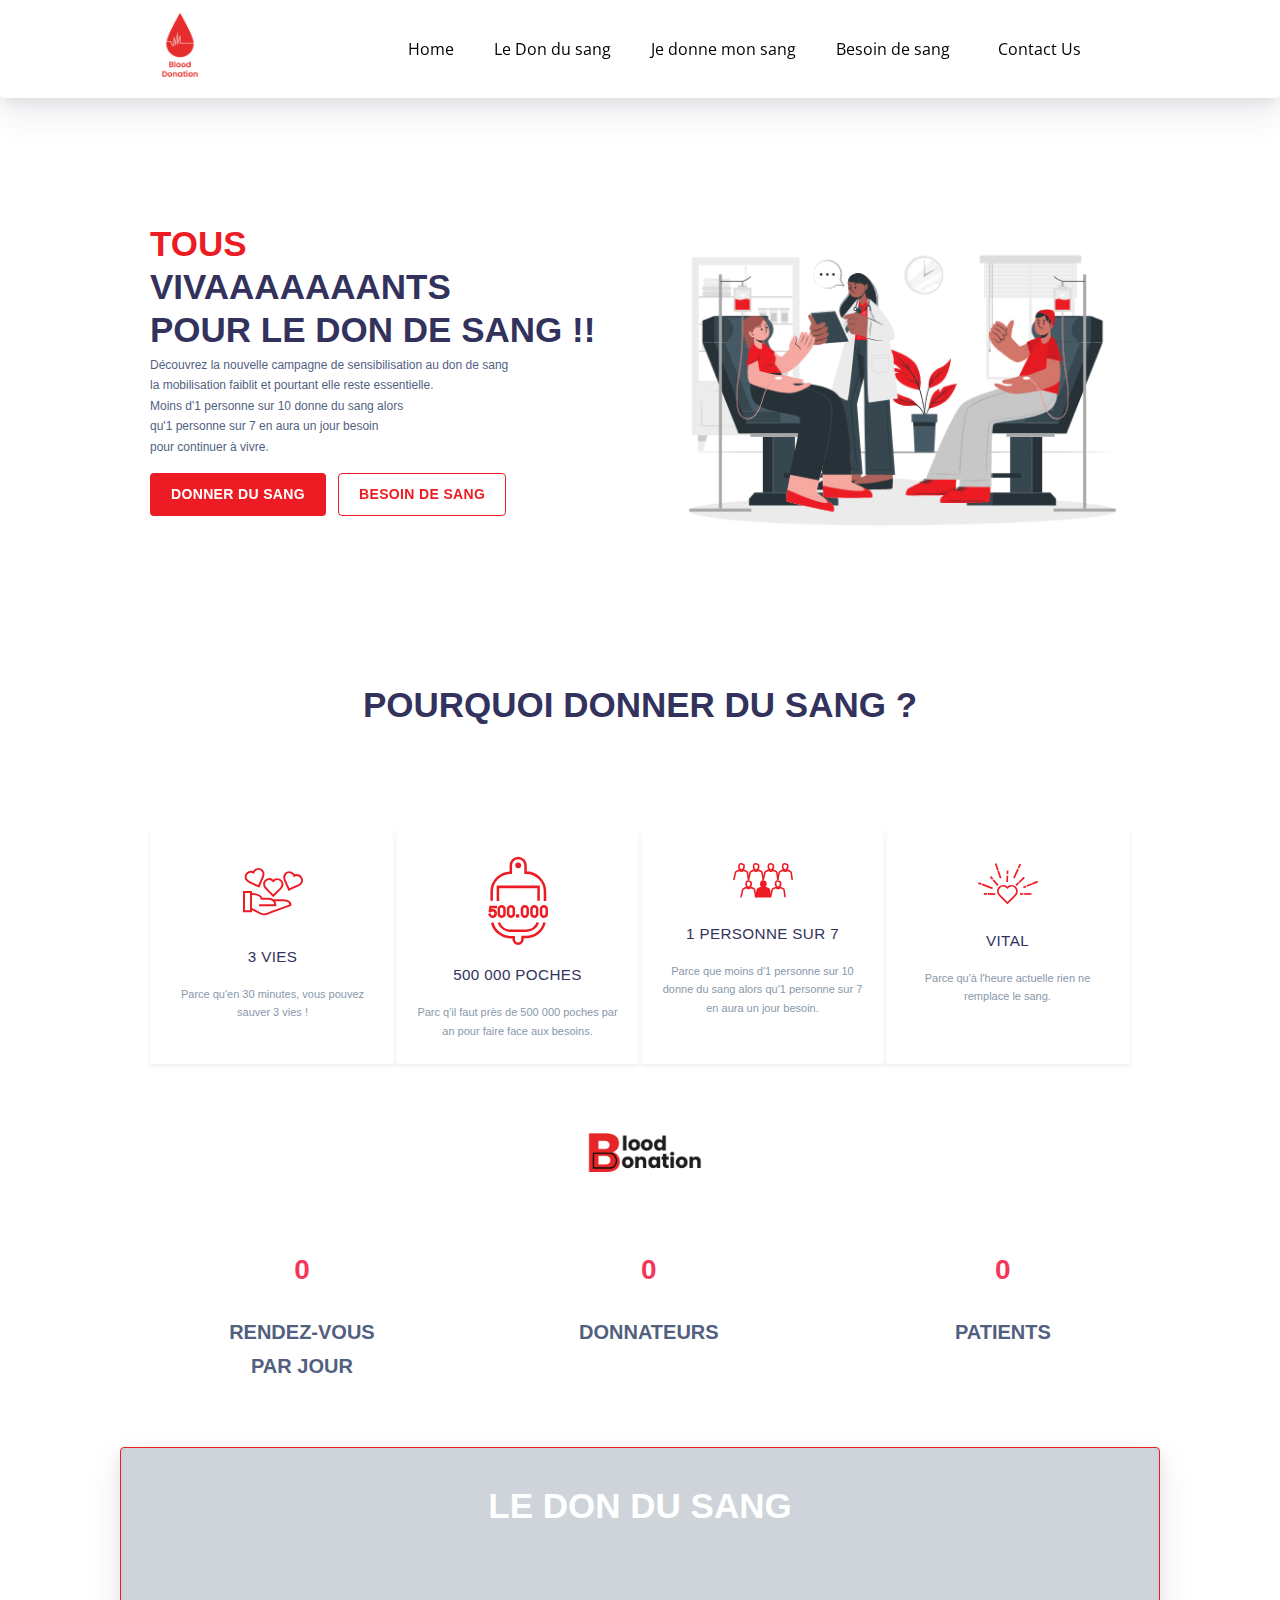
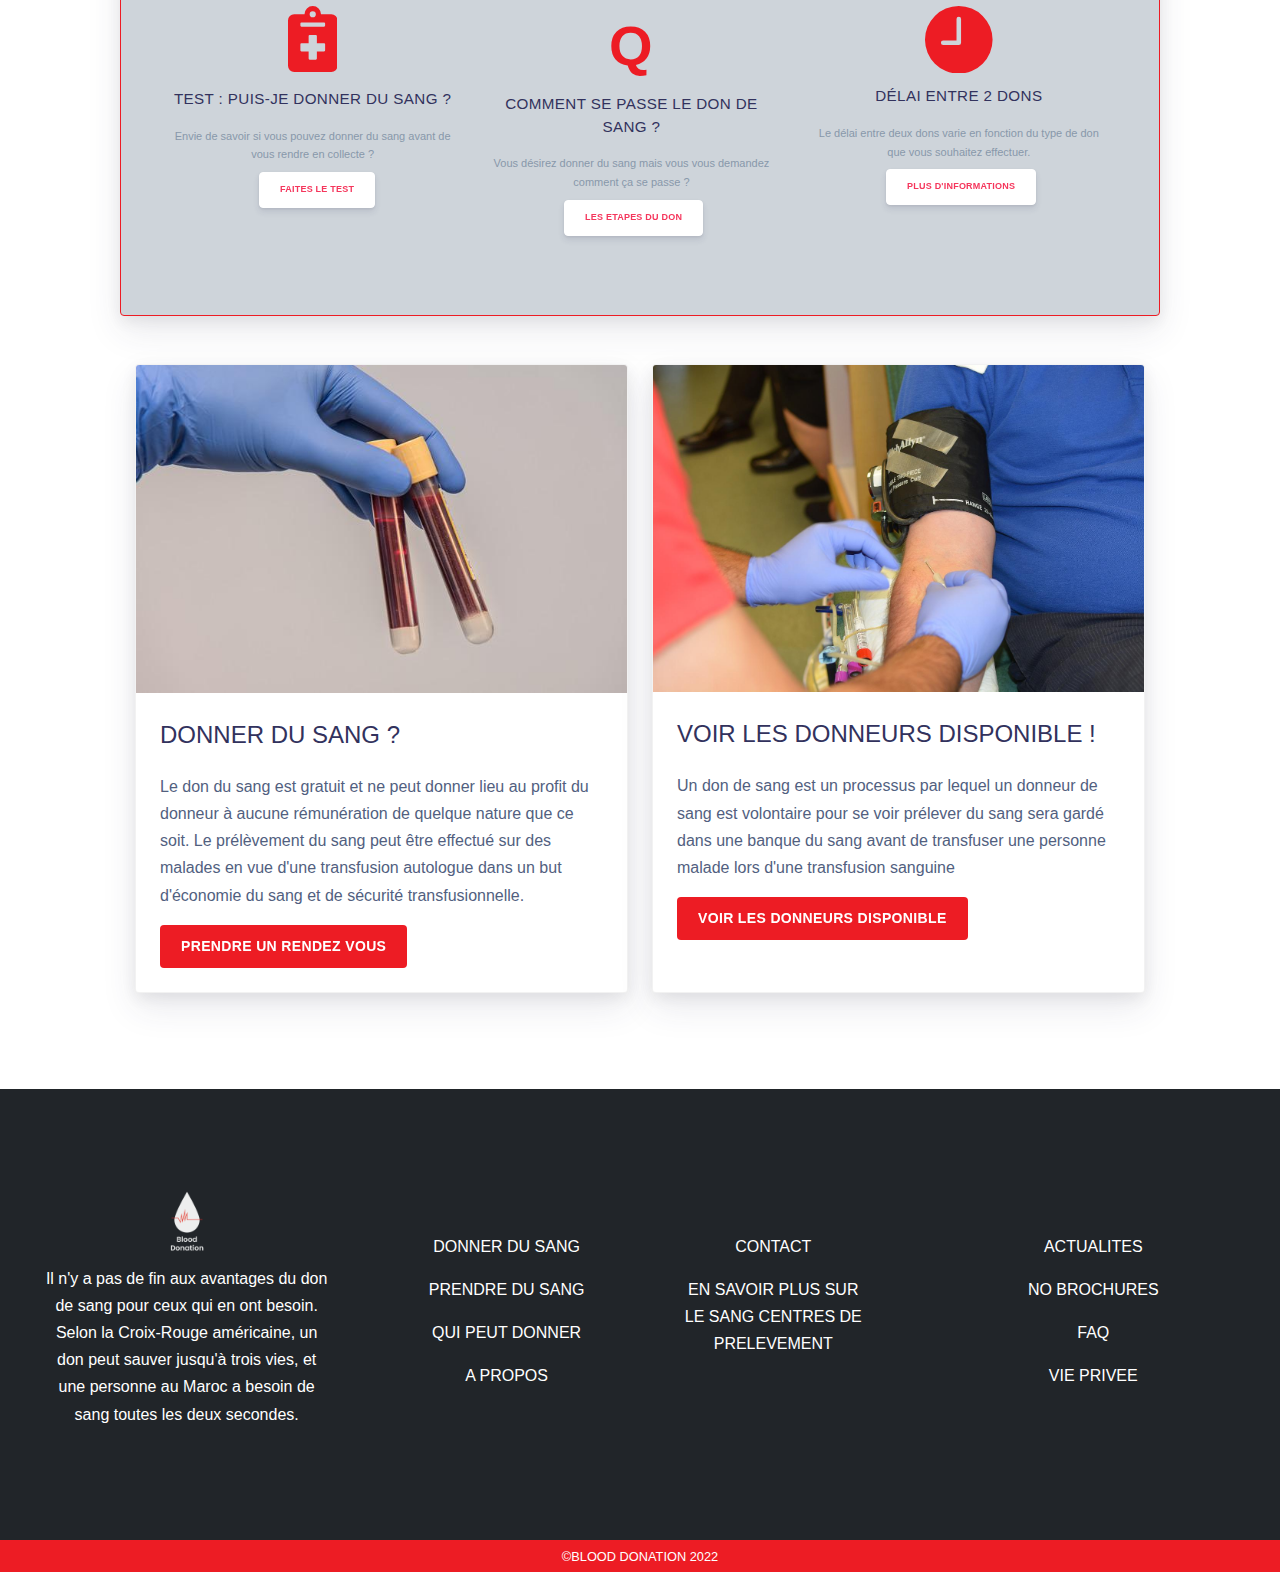
<file: index.html>
<!DOCTYPE html>
<html lang="en">

<head>
    <meta charset="utf-8" />
    <meta name="viewport" content="width=device-width, initial-scale=1, shrink-to-fit=no">
    <link rel="apple-touch-icon" sizes="76x76" href="./assets/img/apple-icon.png">
    <link rel="icon" type="image/png" href="./assets/img/favicon.png">
    <title>
        BLOOD DONATION
    </title>
    <!--     Fonts and icons     -->
    <link href="https://fonts.googleapis.com/css?family=Open+Sans:300,400,600,700" rel="stylesheet">
    <link href="https://use.fontawesome.com/releases/v5.0.6/css/all.css" rel="stylesheet">
    <!-- Nucleo Icons -->
    <link href="./assets/css/nucleo-icons.css" rel="stylesheet" />
    <link href="./assets/css/nucleo-svg.css" rel="stylesheet" />
    <!-- Font Awesome Icons -->
    <link href="./assets/css/font-awesome.css" rel="stylesheet" />
    <link href="./assets/css/nucleo-svg.css" rel="stylesheet" />
    <!-- CSS Files -->
    <link href="./assets/css/argon-design-system.css?v=1.2.2" rel="stylesheet" />
    <link rel="stylesheet" href="style.css">
    <!-- link animate css  -->
    <link rel="stylesheet" href="https://cdnjs.cloudflare.com/ajax/libs/animate.css/4.1.1/animate.min.css" />
</head>

<body class="index-page">
    <!-- start navbar -->
    <nav class="navbar  navbar-fixed-top navbar-expand-lg  shadow  bg-body rounded py-1" style="backdrop-filter: blur(14px);">
        <div class="container">
            <img src="logoR.png" alt="le logo" class="logo-navbar">
            <button class="navbar-toggler " style="color:black;" type="button" data-toggle="collapse" data-target="#navbar-info" aria-controls="navbar-info" aria-expanded="false" aria-label="Toggle navigation">
            <span class="navbar-toggler-icon" style="color:black;"></span>
          </button>
            <div class="collapse navbar-collapse">
                <div class="navbar-collapse-header">
                    <div class="row">
                        <div class="col-6 collapse-brand">
                            <a href="#">
                                <img src="logo.png">
                            </a>
                        </div>
                        <div class="col-6 collapse-close">
                            <button type="button" class="navbar-toggler" data-toggle="collapse" data-target="#navbar-info" aria-controls="navbar-info" aria-expanded="false" aria-label="Toggle navigation">
                    <span></span>
                    <span></span>
                  </button>
                        </div>
                    </div>
                </div>
                <ul class="navbar-nav ml-auto">
                    <li class="nav-item">
                        <a href="index.html" class="nav-link nav-link-icon  nav-link-hover">Home</a>
                    </li>
                    <li class="nav-item">
                        <a href="#le-pq" class="nav-link nav-link-icon  ml-3 nav-link-hover">Le Don du sang</a>
                    </li>
                    <li class="nav-item">
                        <a href="donnateur.html" class="nav-link nav-link-icon  ml-3 nav-link-hover">Je donne mon sang</a>
                    </li>
                    <li class="nav-item">
                        <a href="patientpage.html" class="nav-link nav-link-icon  ml-3 mr-3 nav-link-hover">Besoin de sang</a>
                    </li>
                    <li class="nav-item">
                        <a href="contactus.php" class="nav-link nav-link-icon  ml-2 mr-5 nav-link-hover">Contact Us</a>
                    </li>
                </ul>
            </div>
        </div>
    </nav>
    <!-- end nav -->

    <section>
        <div class=" container main d-flex flex-row justify-content-between flex-md-row flex-lg-row mb-5  mt-5 ">
            <div class="first-section container animate__animated  animate__backInLeft" style="margin-top: 80px;">
                <h3 class="display-3 first-title-index " style="line-height: 1;">TOUS </h3>
                <h3 class="display-3 " style="line-height: 1;">VIVAAAAAAANTS</h3>
                <h3 class="display-3 " style="line-height: 1;">POUR LE DON DE SANG !!</h3>
                <p class="text-black " style="font-size: 75%;
                font-weight: 300;">Découvrez la nouvelle campagne de sensibilisation au don de sang <br> la mobilisation faiblit et pourtant elle reste essentielle. <br> Moins d'1 personne sur 10 donne du sang alors<br> qu'1 personne sur 7 en aura un jour besoin <br> pour
                    continuer à vivre.</p>
                <div class="buttons">
                    <button type="button " class="btn button-index-r btn-round ">Donner du Sang</button>
                    <button type="button" class="btn button-index-b btn-round">Besoin de Sang</button>
                </div>
            </div>

            <div class="second-section animate__animated  animate__fadeInRight">
                <img src="Blood donation.gif" style="width: 485px;" alt="personnes qui donne du sang">
            </div>
        </div>

    </section>

    <section class="section-cards container  " id="le-pq">
        <div class="title-cards d-flex justify-content-center">
            <h3 class="display-3 mb-0">POURQUOI DONNER DU SANG ?</h3>
        </div>
        <div class=" container  d-flex flex-row mt-5 justify-content-between mb-5">
            <div class="first-card text-center shadow-sm p-3 mb-5  rounded " style="width:25%">
                <svg class="mt-2 mb-2 svg-cards" xmlns="http://www.w3.org/2000/svg" width="97.905" height="77.306" viewBox="0 0 97.905 77.306">
                    <g id="Calque_26" transform="translate(-15.4 -24.895)">
                      <g id="Groupe_20" data-name="Groupe 20">
                        <g id="Groupe_16" data-name="Groupe 16">
                          <path id="Tracé_9" data-name="Tracé 9" d="M79.8,51.6a8.493,8.493,0,0,0-8.5-8.5,8.307,8.307,0,0,0-6.5,3.1,8.456,8.456,0,0,0-15,5.4c0,2.8,2,5.6,3.3,6.9S64.8,70.3,64.8,70.3,75,60.2,76.6,58.6A10.673,10.673,0,0,0,79.8,51.6Z" fill="none" stroke="#ed1c24" stroke-miterlimit="10" stroke-width="3.2"/>
                        </g>
                        <g id="Groupe_17" data-name="Groupe 17">
                          <path id="Tracé_10" data-name="Tracé 10" d="M111.1,48.2a8.531,8.531,0,0,0-4.8-11,8.225,8.225,0,0,0-7.2.5,8.31,8.31,0,0,0-5-5.2,8.531,8.531,0,0,0-11,4.8c-1,2.6-.1,6,.6,7.7s6.7,15.3,6.7,15.3,13.2-5.8,15.2-6.8S110.1,50.8,111.1,48.2Z" fill="none" stroke="#ed1c24" stroke-miterlimit="10" stroke-width="3.2"/>
                        </g>
                        <g id="Groupe_18" data-name="Groupe 18">
                          <path id="Tracé_11" data-name="Tracé 11" d="M20.4,42.8a8.531,8.531,0,0,1,4.8-11,8.225,8.225,0,0,1,7.2.5,8.31,8.31,0,0,1,5-5.2,8.531,8.531,0,0,1,11,4.8c1,2.6.1,6-.6,7.7s-6.7,15.3-6.7,15.3S28,49.1,25.9,48.1,21.4,45.4,20.4,42.8Z" fill="none" stroke="#ed1c24" stroke-miterlimit="10" stroke-width="3.2"/>
                        </g>
                        <g id="Groupe_19" data-name="Groupe 19">
                          <path id="Tracé_12" data-name="Tracé 12" d="M28.5,95.5H17V64.2H28.5V95.5Z" fill="none" stroke="#ed1c24" stroke-miterlimit="10" stroke-width="3.2"/>
                          <path id="Tracé_13" data-name="Tracé 13" d="M28.5,67.6s15-1.4,17.3,7.4H57.1c2.5,0,11.1,1.6,11.1,10.6H41.6" fill="none" stroke="#ed1c24" stroke-miterlimit="10" stroke-width="3.2"/>
                          <path id="Tracé_14" data-name="Tracé 14" d="M64.8,77.7H80.7s13.4,0,12,7.9C81.4,90,57.1,98.1,55.7,99.2s-6.9,2.5-11.6,0-15.7-8-15.7-8" fill="none" stroke="#ed1c24" stroke-miterlimit="10" stroke-width="3.2"/>
                        </g>
                      </g>
                    </g>
                  </svg>
                <h3 class="heading mb-0 mt-2 mb-3">3 VIES</h3>
                <p class="text-muted mb-0 mt-2 mb-2 px-1" style="font-size: 11px;">Parce qu'en 30 minutes, vous pouvez sauver 3 vies !</p>
            </div>
            <div class="first-card text-center shadow-sm p-3 mb-5   rounded" style="width:25%">
                <svg xmlns="http://www.w3.org/2000/svg" class="svg-cards" width="75.847" height="111.6" viewBox="0 0 75.847 111.6">
                    <g id="_500000" data-name="500000" transform="translate(-25.653 -8.3)">
                      <g id="Groupe_24" data-name="Groupe 24">
                        <g id="Groupe_23" data-name="Groupe 23">
                          <g id="Groupe_22" data-name="Groupe 22">
                            <g id="Groupe_21" data-name="Groupe 21">
                              <path id="SVGID_3_" d="M97.7,64.4V52.6A24.113,24.113,0,0,0,73.6,28.5h-.5V19.2a9.3,9.3,0,1,0-18.6,0v9.3A24.071,24.071,0,0,0,30.3,52.6V64m.6,27.7a24.223,24.223,0,0,0,23.4,18.4h3.8v2.6a5.6,5.6,0,1,0,11.2,0V110h4.4A24.05,24.05,0,0,0,97.1,91.6M89.6,64V46.5H38.2V64.2m1.1,27.5a16.131,16.131,0,0,0,15,10.3H73.7a15.977,15.977,0,0,0,15-10.4" fill="none" stroke="#ed1c24" stroke-miterlimit="10" stroke-width="3.2"/>
                            </g>
                          </g>
                        </g>
                        <path id="Tracé_15" data-name="Tracé 15" d="M35.5,71.9H28.9L28,77.1s0,.4.2.3a5.533,5.533,0,0,1,3.9-1.3c2.6.3,3.6,2.1,3.2,4.7-.3,2.3-1.8,3.4-4.2,3.4-1.9.1-2.7-1.2-3.3-2.4" fill="none" stroke="#ed1c24" stroke-linecap="square" stroke-miterlimit="10" stroke-width="3.2"/>
                        <path id="Tracé_16" data-name="Tracé 16" d="M42.9,84.2h0a3.585,3.585,0,0,1-3.6-3.6V74.7a3.585,3.585,0,0,1,3.6-3.6h0a3.585,3.585,0,0,1,3.6,3.6v5.9A3.65,3.65,0,0,1,42.9,84.2Z" fill="none" stroke="#ed1c24" stroke-miterlimit="10" stroke-width="3.2"/>
                        <path id="Tracé_17" data-name="Tracé 17" d="M54.7,84.2h0a3.585,3.585,0,0,1-3.6-3.6V74.7a3.585,3.585,0,0,1,3.6-3.6h0a3.585,3.585,0,0,1,3.6,3.6v5.9A3.65,3.65,0,0,1,54.7,84.2Z" fill="none" stroke="#ed1c24" stroke-miterlimit="10" stroke-width="3.2"/>
                        <path id="Tracé_18" data-name="Tracé 18" d="M72.2,84.2h0a3.585,3.585,0,0,1-3.6-3.6V74.7a3.585,3.585,0,0,1,3.6-3.6h0a3.585,3.585,0,0,1,3.6,3.6v5.9A3.584,3.584,0,0,1,72.2,84.2Z" fill="none" stroke="#ed1c24" stroke-miterlimit="10" stroke-width="3.2"/>
                        <path id="Tracé_19" data-name="Tracé 19" d="M84.2,84.2h0a3.585,3.585,0,0,1-3.6-3.6V74.7a3.585,3.585,0,0,1,3.6-3.6h0a3.585,3.585,0,0,1,3.6,3.6v5.9A3.522,3.522,0,0,1,84.2,84.2Z" fill="none" stroke="#ed1c24" stroke-miterlimit="10" stroke-width="3.2"/>
                        <path id="Tracé_20" data-name="Tracé 20" d="M96.3,84.2h0a3.585,3.585,0,0,1-3.6-3.6V74.7a3.585,3.585,0,0,1,3.6-3.6h0a3.585,3.585,0,0,1,3.6,3.6v5.9A3.65,3.65,0,0,1,96.3,84.2Z" fill="none" stroke="#ed1c24" stroke-miterlimit="10" stroke-width="3.2"/>
                        <rect id="Rectangle_40" data-name="Rectangle 40" width="1" height="1" transform="translate(62.5 82.7)" fill="none" stroke="#ed1c24" stroke-miterlimit="10" stroke-width="3.2"/>
                      </g>
                      <path id="Tracé_21" data-name="Tracé 21" d="M63.8,15.6a3.7,3.7,0,1,1-3.7,3.7A3.63,3.63,0,0,1,63.8,15.6Z" fill="#ed1c24"/>
                    </g>
                  </svg>

                <h3 class="heading mb-0 mt-2 mb-3">500 000 POCHES </h3>
                <p class="text-muted mb-0 mt-2 mb-2 px-1" style=" font-size: 11px; ">Parc q'il faut près de 500 000 poches par an pour faire face aux besoins.</p>
            </div>
            <div class="first-card text-center shadow-sm p-3 mb-5   rounded" style="width:25%">
                <svg xmlns="http://www.w3.org/2000/svg" class="svg-cards" width="122.053" height="70.4" viewBox="0 0 122.053 70.4">
                    <g id="_1-sur-7" data-name="1-sur-7" transform="translate(-2.647 -28.9)">
                      <g id="Groupe_27" data-name="Groupe 27">
                        <g id="Groupe_26" data-name="Groupe 26">
                          <g id="Groupe_25" data-name="Groupe 25">
                            <path id="Tracé_22" data-name="Tracé 22" d="M84.7,38.8c-.3.9-.7,1.4-1.1,1.3-.7,2.1-2,3.4-3.9,3.4s-3.2-1.3-3.9-3.4c-.3.1-.8-.4-1.1-1.3s-.4-1.9,0-2h0c-.4-3.5.7-6.3,4.1-6.3.9,0,2.7.3,3.2,1a2.933,2.933,0,0,1,2.8,2.1,11.281,11.281,0,0,1-.1,3.3h0C85.1,36.9,85,37.9,84.7,38.8Z" fill="none" stroke="#ed1c24" stroke-miterlimit="10" stroke-width="3.2"/>
                            <path id="Tracé_23" data-name="Tracé 23" d="M92.9,62.4l.9-.1L92,49.4a3.943,3.943,0,0,0-2.6-3.5.367.367,0,0,0-.3-.1,48.634,48.634,0,0,1-5.3-2.4S82.2,46,79.6,46h0c-2.5,0-4.1-2.6-4.1-2.6a48.634,48.634,0,0,1-5.3,2.4c-.1,0-.2.1-.3.1a3.943,3.943,0,0,0-2.6,3.5L64.5,62.3l.9.1" fill="none" stroke="#ed1c24" stroke-miterlimit="10" stroke-width="3.2"/>
                          </g>
                        </g>
                      </g>
                      <g id="Groupe_30" data-name="Groupe 30">
                        <g id="Groupe_29" data-name="Groupe 29">
                          <g id="Groupe_28" data-name="Groupe 28">
                            <path id="Tracé_24" data-name="Tracé 24" d="M54.7,38.8c-.3.9-.7,1.4-1.1,1.3-.7,2.1-2,3.4-3.9,3.4s-3.2-1.3-3.9-3.4c-.3.1-.8-.4-1.1-1.3s-.4-1.9,0-2h0c-.4-3.5.7-6.3,4.1-6.3.9,0,2.7.3,3.2,1a2.933,2.933,0,0,1,2.8,2.1,11.28,11.28,0,0,1-.1,3.3h0C55.1,36.9,55,37.9,54.7,38.8Z" fill="none" stroke="#ed1c24" stroke-miterlimit="10" stroke-width="3.2"/>
                            <path id="Tracé_25" data-name="Tracé 25" d="M63,62.4l.9-.1L62,49.4a3.943,3.943,0,0,0-2.6-3.5.367.367,0,0,0-.3-.1,48.634,48.634,0,0,1-5.3-2.4S52.2,46,49.6,46h0c-2.5,0-4.1-2.6-4.1-2.6a48.634,48.634,0,0,1-5.3,2.4c-.1,0-.2.1-.3.1a3.943,3.943,0,0,0-2.6,3.5L34.5,62.3l.9.1" fill="none" stroke="#ed1c24" stroke-miterlimit="10" stroke-width="3.2"/>
                          </g>
                        </g>
                      </g>
                      <g id="Groupe_33" data-name="Groupe 33">
                        <g id="Groupe_32" data-name="Groupe 32">
                          <g id="Groupe_31" data-name="Groupe 31">
                            <path id="Tracé_26" data-name="Tracé 26" d="M24.9,38.8c-.3.9-.7,1.4-1.1,1.3-.7,2.1-2,3.4-3.9,3.4s-3.2-1.3-3.9-3.4c-.3.1-.8-.4-1.1-1.3s-.4-1.9,0-2h0c-.4-3.5.7-6.3,4.1-6.3.9,0,2.7.3,3.2,1A2.933,2.933,0,0,1,25,33.6a11.28,11.28,0,0,1-.1,3.3h0C25.3,36.9,25.2,37.9,24.9,38.8Z" fill="none" stroke="#ed1c24" stroke-miterlimit="10" stroke-width="3.2"/>
                            <path id="Tracé_27" data-name="Tracé 27" d="M33.1,62.4l.9-.1L32.2,49.4a3.943,3.943,0,0,0-2.6-3.5.367.367,0,0,0-.3-.1A48.634,48.634,0,0,1,24,43.4S22.4,46,19.8,46h0c-2.5,0-4.1-2.6-4.1-2.6a48.634,48.634,0,0,1-5.3,2.4c-.1,0-.2.1-.3.1a3.943,3.943,0,0,0-2.6,3.5L4.6,62.3l.9.1" fill="none" stroke="#ed1c24" stroke-miterlimit="10" stroke-width="3.2"/>
                          </g>
                        </g>
                      </g>
                      <g id="Groupe_36" data-name="Groupe 36">
                        <g id="Groupe_35" data-name="Groupe 35">
                          <g id="Groupe_34" data-name="Groupe 34">
                            <path id="Tracé_28" data-name="Tracé 28" d="M113.8,38.8c-.3.9-.7,1.4-1.1,1.3-.7,2.1-2,3.4-3.9,3.4s-3.2-1.3-3.9-3.4c-.3.1-.8-.4-1.1-1.3s-.4-1.9,0-2h0c-.4-3.5.7-6.3,4.1-6.3.9,0,2.7.3,3.2,1a2.933,2.933,0,0,1,2.8,2.1,11.281,11.281,0,0,1-.1,3.3h0C114.2,36.9,114.2,37.9,113.8,38.8Z" fill="none" stroke="#ed1c24" stroke-miterlimit="10" stroke-width="3.2"/>
                            <path id="Tracé_29" data-name="Tracé 29" d="M122,62.4l.9-.1-1.7-12.9a3.943,3.943,0,0,0-2.6-3.5.367.367,0,0,0-.3-.1,48.634,48.634,0,0,1-5.3-2.4s-1.6,2.6-4.2,2.6h0c-2.5,0-4.1-2.6-4.1-2.6a48.634,48.634,0,0,1-5.3,2.4c-.1,0-.2.1-.3.1a3.943,3.943,0,0,0-2.6,3.5L93.7,62.3l.9.1" fill="none" stroke="#ed1c24" stroke-miterlimit="10" stroke-width="3.2"/>
                          </g>
                        </g>
                      </g>
                      <g id="Groupe_39" data-name="Groupe 39">
                        <g id="Groupe_38" data-name="Groupe 38">
                          <g id="Groupe_37" data-name="Groupe 37">
                            <path id="Tracé_30" data-name="Tracé 30" d="M39.5,74c-.3.9-.7,1.4-1.1,1.3-.7,2.1-2,3.4-3.9,3.4s-3.2-1.3-3.9-3.4c-.3.1-.8-.4-1.1-1.3s-.4-1.9,0-2h0c-.4-3.5.7-6.3,4.1-6.3.9,0,2.7.3,3.2,1a2.933,2.933,0,0,1,2.8,2.1,11.28,11.28,0,0,1-.1,3.3h0C39.8,72.1,39.8,73.1,39.5,74Z" fill="none" stroke="#ed1c24" stroke-miterlimit="10" stroke-width="3.2"/>
                            <path id="Tracé_31" data-name="Tracé 31" d="M47.7,97.7l.9-.1L46.9,84.7a3.943,3.943,0,0,0-2.6-3.5c-.2-.2-.3-.2-.4-.3a48.633,48.633,0,0,1-5.3-2.4s-1.6,2.6-4.2,2.6h0c-2.5,0-4.1-2.6-4.1-2.6A48.635,48.635,0,0,1,25,80.9c-.1,0-.2.1-.3.1a3.943,3.943,0,0,0-2.6,3.5L19.3,97.4l.9.1" fill="none" stroke="#ed1c24" stroke-miterlimit="10" stroke-width="3.2"/>
                          </g>
                        </g>
                      </g>
                      <g id="Groupe_42" data-name="Groupe 42">
                        <g id="Groupe_41" data-name="Groupe 41">
                          <g id="Groupe_40" data-name="Groupe 40">
                            <path id="Tracé_32" data-name="Tracé 32" d="M69.4,74c-.3.9-.7,1.4-1.1,1.3-.7,2.1-2,3.4-3.9,3.4s-3.2-1.3-3.9-3.4c-.3.1-.8-.4-1.1-1.3s-.4-1.9,0-2h0c-.4-3.5.7-6.3,4.1-6.3.9,0,2.7.3,3.2,1a2.933,2.933,0,0,1,2.8,2.1,11.281,11.281,0,0,1-.1,3.3h0C69.7,72.1,69.7,73.1,69.4,74Z" fill="#ed1c24" stroke="#ed1c24" stroke-miterlimit="10" stroke-width="3.2"/>
                            <path id="Tracé_33" data-name="Tracé 33" d="M50.1,97.7l-.9-.1L52,84.7a3.943,3.943,0,0,1,2.6-3.5.367.367,0,0,1,.3-.1,48.633,48.633,0,0,0,5.3-2.4s1.6,2.6,4.1,2.6h0c2.5,0,4.2-2.6,4.2-2.6a48.635,48.635,0,0,0,5.3,2.4c.1,0,.2.1.3.1a3.943,3.943,0,0,1,2.6,3.5l1.7,12.9-.9.1Z" fill="#ed1c24" stroke="#ed1c24" stroke-miterlimit="10" stroke-width="3.2"/>
                          </g>
                        </g>
                      </g>
                      <g id="Groupe_45" data-name="Groupe 45">
                        <g id="Groupe_44" data-name="Groupe 44">
                          <g id="Groupe_43" data-name="Groupe 43">
                            <path id="Tracé_34" data-name="Tracé 34" d="M99.3,74c-.3.9-.7,1.4-1.1,1.3-.7,2.1-2,3.4-3.9,3.4s-3.2-1.3-3.9-3.4c-.3.1-.8-.4-1.1-1.3s-.4-1.9,0-2h0c-.4-3.5.7-6.3,4.1-6.3.9,0,2.7.3,3.2,1a2.933,2.933,0,0,1,2.8,2.1,11.281,11.281,0,0,1-.1,3.3h0C99.6,72.1,99.6,73.1,99.3,74Z" fill="none" stroke="#ed1c24" stroke-miterlimit="10" stroke-width="3.2"/>
                            <path id="Tracé_35" data-name="Tracé 35" d="M107.5,97.7l.9-.1-1.7-12.9a3.943,3.943,0,0,0-2.6-3.5.367.367,0,0,0-.3-.1,48.633,48.633,0,0,1-5.3-2.4s-1.6,2.6-4.2,2.6h0c-2.5,0-4.1-2.6-4.1-2.6a48.635,48.635,0,0,1-5.3,2.4c-.1,0-.2.1-.3.1A3.943,3.943,0,0,0,82,84.7L79.2,97.6l.9.1" fill="none" stroke="#ed1c24" stroke-miterlimit="10" stroke-width="3.2"/>
                          </g>
                        </g>
                      </g>
                    </g>
                  </svg>

                <h3 class="heading mb-0 mt-2 mb-3 ">1 PERSONNE SUR 7 </h3>
                <p class="text-muted mb-0 mt-2 mb-2 px-1" style="font-size: 11px; ">Parce que moins d'1 personne sur 10 donne du sang alors qu'1 personne sur 7 en aura un jour besoin.</p>
            </div>
            <div class="first-card text-center shadow-sm p-3 mb-5   rounded " style="width:25%">
                <svg xmlns="http://www.w3.org/2000/svg" class="svg-cards" width="113.056" height="77.486" viewBox="0 0 113.056 77.486">
                    <g id="Calque_29" transform="translate(-7.341 -26.177)">
                      <g id="Groupe_59" data-name="Groupe 59">
                        <g id="Groupe_56" data-name="Groupe 56">
                          <g id="Groupe_46" data-name="Groupe 46">
                            <line id="Ligne_1" data-name="Ligne 1" x2="6.3" transform="translate(86.5 84.2)" fill="none" stroke="#ed1c24" stroke-miterlimit="10" stroke-width="3.2"/>
                            <line id="Ligne_2" data-name="Ligne 2" x2="13.7" transform="translate(94.2 84.2)" fill="none" stroke="#ed1c24" stroke-miterlimit="10" stroke-width="3.2"/>
                          </g>
                          <g id="Groupe_47" data-name="Groupe 47">
                            <line id="Ligne_3" data-name="Ligne 3" y1="2" x2="5" transform="translate(92.8 69.9)" fill="none" stroke="#ed1c24" stroke-miterlimit="10" stroke-width="3.2"/>
                            <line id="Ligne_4" data-name="Ligne 4" y1="4" x2="9.7" transform="translate(99.2 65.3)" fill="none" stroke="#ed1c24" stroke-miterlimit="10" stroke-width="3.2"/>
                          </g>
                          <g id="Groupe_48" data-name="Groupe 48">
                            <line id="Ligne_5" data-name="Ligne 5" y1="4.1" x2="10.2" transform="translate(109.6 61)" fill="none" stroke="#ed1c24" stroke-miterlimit="10" stroke-width="3.2"/>
                          </g>
                          <g id="Groupe_49" data-name="Groupe 49">
                            <line id="Ligne_6" data-name="Ligne 6" y1="4.8" x2="5" transform="translate(79.1 63)" fill="none" stroke="#ed1c24" stroke-miterlimit="10" stroke-width="3.2"/>
                            <line id="Ligne_7" data-name="Ligne 7" y1="9.2" x2="9.5" transform="translate(85 53)" fill="none" stroke="#ed1c24" stroke-miterlimit="10" stroke-width="3.2"/>
                          </g>
                          <g id="Groupe_50" data-name="Groupe 50">
                            <line id="Ligne_8" data-name="Ligne 8" x1="3.6" y2="7.8" transform="translate(83.5 27.9)" fill="none" stroke="#ed1c24" stroke-miterlimit="10" stroke-width="3.2"/>
                            <line id="Ligne_9" data-name="Ligne 9" x1="7.7" y2="17" transform="translate(75.1 37.4)" fill="none" stroke="#ed1c24" stroke-miterlimit="10" stroke-width="3.2"/>
                          </g>
                          <g id="Groupe_51" data-name="Groupe 51">
                            <line id="Ligne_10" data-name="Ligne 10" x1="0.3" y2="6.3" transform="translate(62.8 40.2)" fill="none" stroke="#ed1c24" stroke-miterlimit="10" stroke-width="3.2"/>
                            <line id="Ligne_11" data-name="Ligne 11" x1="0.7" y2="12.2" transform="translate(62.1 49.4)" fill="none" stroke="#ed1c24" stroke-miterlimit="10" stroke-width="3.2"/>
                          </g>
                          <g id="Groupe_52" data-name="Groupe 52">
                            <line id="Ligne_12" data-name="Ligne 12" x1="4.7" y1="13.6" transform="translate(45.4 41)" fill="none" stroke="#ed1c24" stroke-miterlimit="10" stroke-width="3.2"/>
                            <line id="Ligne_13" data-name="Ligne 13" x1="4.5" y1="13" transform="translate(40.5 26.7)" fill="none" stroke="#ed1c24" stroke-miterlimit="10" stroke-width="3.2"/>
                          </g>
                          <g id="Groupe_53" data-name="Groupe 53">
                            <line id="Ligne_14" data-name="Ligne 14" x2="4.1" y2="4.8" transform="translate(30.9 51.6)" fill="none" stroke="#ed1c24" stroke-miterlimit="10" stroke-width="3.2"/>
                            <line id="Ligne_15" data-name="Ligne 15" x2="9" y2="10.5" transform="translate(35.9 57.4)" fill="none" stroke="#ed1c24" stroke-miterlimit="10" stroke-width="3.2"/>
                          </g>
                          <g id="Groupe_54" data-name="Groupe 54">
                            <line id="Ligne_16" data-name="Ligne 16" x2="5.9" y2="2.2" transform="translate(7.9 63.4)" fill="none" stroke="#ed1c24" stroke-miterlimit="10" stroke-width="3.2"/>
                            <line id="Ligne_17" data-name="Ligne 17" x2="19.8" y2="7.5" transform="translate(15.1 66.1)" fill="none" stroke="#ed1c24" stroke-miterlimit="10" stroke-width="3.2"/>
                          </g>
                          <g id="Groupe_55" data-name="Groupe 55">
                            <line id="Ligne_18" data-name="Ligne 18" x2="6.3" y2="0.1" transform="translate(18.4 83.9)" fill="none" stroke="#ed1c24" stroke-miterlimit="10" stroke-width="3.2"/>
                            <line id="Ligne_19" data-name="Ligne 19" x2="13.7" y2="0.2" transform="translate(26.1 84.1)" fill="none" stroke="#ed1c24" stroke-miterlimit="10" stroke-width="3.2"/>
                          </g>
                        </g>
                        <g id="Groupe_58" data-name="Groupe 58">
                          <g id="Groupe_57" data-name="Groupe 57">
                            <path id="Tracé_36" data-name="Tracé 36" d="M80.7,78.9A10.243,10.243,0,0,0,70.5,68.7a9.774,9.774,0,0,0-7.8,3.7,10.069,10.069,0,0,0-7.8-3.7A10.243,10.243,0,0,0,44.7,78.9c0,3.4,2.4,6.7,4,8.3s14.1,14.2,14.1,14.2S75,89.3,76.9,87.3,80.7,82.3,80.7,78.9Z" fill="none" stroke="#ed1c24" stroke-miterlimit="10" stroke-width="3.2"/>
                          </g>
                        </g>
                      </g>
                    </g>
                  </svg>

                <h3 class="heading mb-0 mt-2 mb-3 ">VITAL</h3>
                <p class="text-muted mb-0 mt-2 mb-2 px-1" style=" font-size: 11px; ">Parce qu'à l'heure actuelle rien ne remplace le sang.
                </p>
            </div>
        </div>
    </section>
    <img src="logo.png" class="mx-auto d-block " style="width: 142px;" alt="logo">
    <section class=" container mt-5 three">
        <div class=" d-flex flex-row justify-content-around">
            <div class="stat text-center mr-3 nums">
                <p class=" mt-2 mb-3 font-weight-bold h3 text-danger num" data-goal="700">0</p>
                <p class="lead text-black  font-weight-bold  ">RENDEZ-VOUS <br> PAR JOUR</p>
            </div>
            <div class="stat text-center mr-5 nums">
                <p class="mt-2 mb-3 font-weight-bold h3 text-danger num " data-goal="800">0</p>
                <p class="lead text-black font-weight-bold ">DONNATEURS</p>
            </div>
            <div class="stat text-center nums">
                <p class=" mt-2 mb-3 font-weight-bold h3 text-danger num " data-goal="1300">0</p>
                <p class="lead text-black font-weight-bold ">PATIENTS</p>
            </div>
        </div>
    </section>

    <section class="section-cards cards container bg-light rounded mt-5 shadow p-3 mb-5 bg-body rounded mb-5">
        <div class="title-cards d-flex justify-content-center">
            <h3 class="display-3 mt-3 text-white">LE DON DU SANG
            </h3>
        </div>
        <div class=" container  d-flex flex-row  justify-content-around  mb-5  ">
            <div class="first-card text-center p-3 mb-3 mt-3  rounded ">
                <svg xmlns="http://www.w3.org/2000/svg" class="mb-2" width="49.5" height="66" viewBox="0 0 49.5 66">
                    <path id="Icon_awesome-notes-medical" data-name="Icon awesome-notes-medical" d="M43.313,8.25H33a8.25,8.25,0,0,0-16.5,0H6.188A6.189,6.189,0,0,0,0,14.438V59.813A6.189,6.189,0,0,0,6.188,66H43.313A6.189,6.189,0,0,0,49.5,59.813V14.438A6.189,6.189,0,0,0,43.313,8.25ZM24.75,5.156A3.094,3.094,0,1,1,21.656,8.25,3.086,3.086,0,0,1,24.75,5.156ZM37.125,44.344a1.034,1.034,0,0,1-1.031,1.031H28.875v7.219a1.034,1.034,0,0,1-1.031,1.031H21.656a1.034,1.034,0,0,1-1.031-1.031V45.375H13.406a1.034,1.034,0,0,1-1.031-1.031V38.156a1.034,1.034,0,0,1,1.031-1.031h7.219V29.906a1.034,1.034,0,0,1,1.031-1.031h6.188a1.034,1.034,0,0,1,1.031,1.031v7.219h7.219a1.034,1.034,0,0,1,1.031,1.031Zm0-24.75a1.034,1.034,0,0,1-1.031,1.031H13.406a1.034,1.034,0,0,1-1.031-1.031V17.531A1.034,1.034,0,0,1,13.406,16.5H36.094a1.034,1.034,0,0,1,1.031,1.031Z" fill="#ed1c24"/>
                  </svg>
                <h3 class="heading mb-0 mt-2 mb-3">TEST : PUIS-JE DONNER DU SANG ?
                </h3>
                <p class="text-muted mb-0 mt-2 mb-2 px-1" style="font-size: 11px;">Envie de savoir si vous pouvez donner du sang avant de vous rendre en collecte ?
                </p>
                <div class="buticone">
                    <button class="btn btn-1 btn-white text-danger ml-2" style="font-size: 9px;" type="button">FAITES LE TEST
                      </button>
                </div>

            </div>
            <div class="first-card text-center  p-3 mb-3 mt-2  rounded">
                <svg xmlns="http://www.w3.org/2000/svg" width="46" height="79" viewBox="0 0 46 79">
                    <text id="Q" transform="translate(23 59)" fill="#ed1c24" font-size="56" font-family="Poppins-SemiBold, Poppins" font-weight="600"><tspan x="-22.036" y="0">Q</tspan></text>
                  </svg>
                <h3 class="heading mb-0 mt-2 mb-3">COMMENT SE PASSE LE DON DE SANG ?

                </h3>
                <p class="text-muted mb-0 mt-2 mb-2 px-1" style=" font-size: 11px; ">Vous désirez donner du sang mais vous vous demandez comment ça se passe ?</p>
                <div class="buticone">
                    <button class="btn btn-1 btn-white text-danger ml-1" style="font-size: 9px;" type="button">LES ETAPES DU DON
                      </button>
                </div>
            </div>
            <div class="first-card text-center  p-3 mb-3 mt-4  rounded">
                <svg xmlns="http://www.w3.org/2000/svg" class="mb-1" width="67.583" height="67.583" viewBox="0 0 67.583 67.583">
                    <path id="Icon_ionic-ios-time" data-name="Icon ionic-ios-time" d="M37.167,3.375A33.792,33.792,0,1,0,70.958,37.167,33.786,33.786,0,0,0,37.167,3.375Zm2.274,36.716a2.281,2.281,0,0,1-2.274,2.274H21.57a2.274,2.274,0,0,1,0-4.549H34.892V16.372a2.274,2.274,0,0,1,4.549,0Z" transform="translate(-3.375 -3.375)" fill="#ed1c24"/>
                  </svg>
                <h3 class="heading mb-0 mt-2 mb-3 ">DÉLAI ENTRE 2 DONS
                </h3>
                <p class="text-muted mb-0 mt-2 mb-2 px-1" style="font-size: 11px; ">Le délai entre deux dons varie en fonction du type de don que vous souhaitez effectuer.</p>
                <div class="buticone">
                    <button class="btn btn-1 btn-white text-danger ml-1" style="font-size: 9px;" type="button">PLUS D'INFORMATIONS
                      </button>
                </div>
            </div>
        </div>
    </section>


    <section class="textandimage ">
        <div class="d-flex flex-row  container mb-5 ">
            <div class="card container shadow mr-4  bg-body rounded mb-5">
                <img class="card-img-top" src="images/img.jpg" alt="Card image cap ">
                <div class="card-body ">
                    <h4 class="card-title ">DONNER DU SANG ? </h4>
                    <p class="card-text ">Le don du sang est gratuit et ne peut donner lieu au profit du donneur à aucune rémunération de quelque nature que ce soit. Le prélèvement du sang peut être effectué sur des malades en vue d'une transfusion autologue dans un but d'économie
                        du sang et de sécurité transfusionnelle.
                    </p>
                    <a href="javascript:; " class="btn button-d-card ">PRENDRE UN RENDEZ VOUS</a>
                </div>
            </div>
            <div class="card container shadow mb-5 bg-body rounded mb-5 ">
                <img class="card-img-top " src="images/img2.jpg" alt="Card image cap ">
                <div class="card-body ">
                    <h4 class="card-title ">VOIR LES DONNEURS DISPONIBLE !
                    </h4>
                    <p class="card-text ">Un don de sang est un processus par lequel un donneur de sang est volontaire pour se voir prélever du sang sera gardé dans une banque du sang avant de transfuser une personne malade lors d'une transfusion sanguine</p>
                    <a href="# " class="btn button-d-card ">Voir les Donneurs disponible</a>
                </div>
            </div>
        </div>
    </section>
    <!-- --------------------------footer---------------------------- -->
    <!-- Section: Links  -->
    <section>
        <div class="container-fluid text-center text-md-start mt-5 bg-dark py-5 ">
            <!-- Grid row -->
            <div class="row mt-5 d-flex flex-row justify-content-center">
                <!-- Grid column -->
                <div class="col-md-3 col-lg-4 col-xl-3 mx-auto mb-5 ">
                    <!-- Content -->
                    <img src="logoW.png" style="width: 80px; " alt=" ">
                    <p class="text-white ">
                        Il n'y a pas de fin aux avantages du don de sang pour ceux qui en ont besoin. Selon la Croix-Rouge américaine, un don peut sauver jusqu'à trois vies, et une personne au Maroc a besoin de sang toutes les deux secondes. </p>
                </div>
                <!-- Grid column -->

                <!-- Grid column -->
                <div class="col-md-2 col-lg-2 col-xl-2 mx-auto mt-5">
                    <!-- Links -->
                    <p>
                        <a href="#! " class="text-white ">DONNER DU SANG</a>
                    </p>
                    <p>
                        <a href="#! " class="text-white ">PRENDRE DU SANG</a>
                    </p>
                    <p>
                        <a href="#! " class="text-white ">QUI PEUT DONNER</a>
                    </p>
                    <p>
                        <a href="#! " class="text-white ">A PROPOS</a>
                    </p>
                </div>
                <!-- Grid column -->

                <!-- Grid column -->
                <div class="col-md-3 col-lg-2 col-xl-2 mx-auto mb-4 mt-5 ">
                    <!-- Links -->
                    <p>
                        <a href="#! " class="text-white ">CONTACT</a>
                    </p>
                    <p>
                        <a href="#! " class="text-white ">EN SAVOIR PLUS SUR LE SANG
                            CENTRES DE PRELEVEMENT</a>
                    </p>
                </div>
                <!-- Grid column -->

                <!-- Grid column -->
                <div class="col-md-4 col-lg-3 col-xl-3 mx-auto mb-md-0 mb-4 mt-5 ">
                    <!-- Links -->
                    <p class="text-white ">ACTUALITES</p>
                    <p class="text-white "> NO BROCHURES</p>
                    <p class="text-white "> FAQ</p>
                    <p class="text-white ">VIE PRIVEE</p>
                </div>
                <!-- Grid column -->
            </div>
            <!-- Grid row -->
        </div>
    </section>
    <!-- Section: Links  -->

    <!-- Copyright -->
    <div class="text-center p-1 " style="background-color:var(--Rouge); ">
        <small class="text-uppercase text-white  ">©Blood Donation 2022</small>
    </div>
    <!-- Copyright -->
    </footer>
    <!-- Footer -->
    <!--   Core JS Files   -->
    <script src="./assets/js/core/jquery.min.js " type="text/javascript "></script>
    <script src="./assets/js/core/popper.min.js " type="text/javascript "></script>
    <script src="./assets/js/core/bootstrap.min.js " type="text/javascript "></script>
    <script src="./assets/js/plugins/perfect-scrollbar.jquery.min.js "></script>
    <!--  Plugin for Switches, full documentation here: http://www.jque.re/plugins/version3/bootstrap.switch/ -->
    <script src="./assets/js/plugins/bootstrap-switch.js "></script>
    <!--  Plugin for the Sliders, full documentation here: http://refreshless.com/nouislider/ -->
    <script src="./assets/js/plugins/nouislider.min.js " type="text/javascript "></script>
    <script src="./assets/js/plugins/moment.min.js "></script>
    <script src="./assets/js/plugins/datetimepicker.js " type="text/javascript "></script>
    <script src="./assets/js/plugins/bootstrap-datepicker.min.js "></script>
    <script src="main.js"></script>
</body>

</html>
</file>
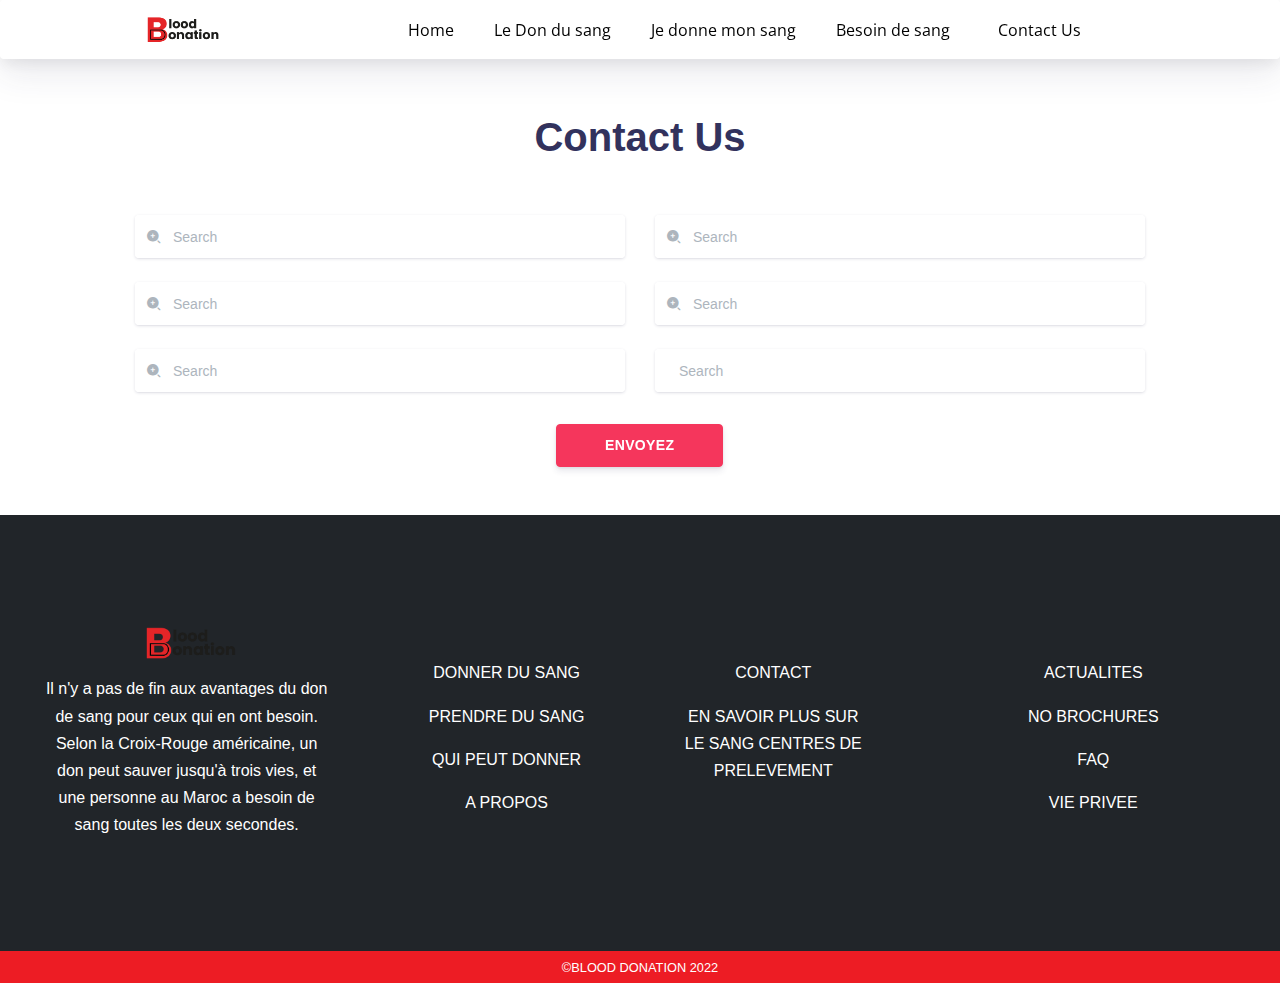
<file: Contactus.html>
<!DOCTYPE html>
<html lang="en">

<head>
    <meta charset="utf-8" />
    <meta name="viewport" content="width=device-width, initial-scale=1, shrink-to-fit=no">
    <link rel="apple-touch-icon" sizes="76x76" href="./assets/img/apple-icon.png">
    <link rel="icon" type="image/png" href="./assets/img/favicon.png">
    <title>
        Contact Us
    </title>
    <!--     Fonts and icons     -->
    <link href="https://fonts.googleapis.com/css?family=Open+Sans:300,400,600,700" rel="stylesheet">
    <link href="https://use.fontawesome.com/releases/v5.0.6/css/all.css" rel="stylesheet">
    <!-- Nucleo Icons -->
    <link href="./assets/css/nucleo-icons.css" rel="stylesheet" />
    <link href="./assets/css/nucleo-svg.css" rel="stylesheet" />
    <!-- Font Awesome Icons -->
    <link href="./assets/css/font-awesome.css" rel="stylesheet" />
    <link href="./assets/css/nucleo-svg.css" rel="stylesheet" />
    <!-- CSS Files -->
    <link href="./assets/css/argon-design-system.css?v=1.2.2" rel="stylesheet" />
    <link rel="stylesheet" href="style.css">
    <!-- link animate css  -->
    <link rel="stylesheet" href="https://cdnjs.cloudflare.com/ajax/libs/animate.css/4.1.1/animate.min.css" />
</head>

<body class="index-page">
    <!-- start navbar -->
    <nav class="navbar  navbar-fixed-top navbar-expand-lg  shadow  bg-body rounded py-1 mb-5" style="backdrop-filter: blur(14px);">
        <div class="container">
            <img src="logo.png" alt="le logo" class="logo-navbar">
            <button class="navbar-toggler" type="button" data-toggle="collapse" data-target="#navbar-info" aria-controls="navbar-info" aria-expanded="false" aria-label="Toggle navigation">
            <span class="navbar-toggler-icon"></span>
          </button>
            <div class="collapse navbar-collapse" id="navbar-info">
                <div class="navbar-collapse-header">
                    <div class="row">
                        <div class="col-6 collapse-brand">
                            <a href="#">
                                <img src="logo.png">
                            </a>
                        </div>
                        <div class="col-6 collapse-close">
                            <button type="button" class="navbar-toggler" data-toggle="collapse" data-target="#navbar-info" aria-controls="navbar-info" aria-expanded="false" aria-label="Toggle navigation">
                    <span></span>
                    <span></span>
                  </button>
                        </div>
                    </div>
                </div>
                <ul class="navbar-nav ml-auto">
                    <li class="nav-item">
                        <a href="#" class="nav-link nav-link-icon  nav-link-hover">Home</a>
                    </li>
                    <li class="nav-item">
                        <a href="#" class="nav-link nav-link-icon  ml-3 nav-link-hover">Le Don du sang</a>
                    </li>
                    <li class="nav-item">
                        <a href="#" class="nav-link nav-link-icon  ml-3 nav-link-hover">Je donne mon sang</a>
                    </li>
                    <li class="nav-item">
                        <a href="#" class="nav-link nav-link-icon  ml-3 mr-3 nav-link-hover">Besoin de sang</a>
                    </li>
                    <li class="nav-item">
                        <a href="#" class="nav-link nav-link-icon  ml-2 mr-5 nav-link-hover">Contact Us</a>
                    </li>
                </ul>
            </div>
        </div>
    </nav>
    <!-- end nav -->



    <!-- form contact us  -->
    <section class="container mt-5 mb-5">
        <h1 class="font-weight-bold d-flex justify-content-center mb-5 mt-5">Contact Us</h1>
        <form>
            <div class="row">
                <div class="col-md-6">
                    <div class="form-group">
                        <div class="input-group input-group-alternative mb-4">
                            <div class="input-group-prepend">
                                <span class="input-group-text"><i class="ni ni-zoom-split-in"></i></span>
                            </div>
                            <input class="form-control form-control-alternative" placeholder="Search" type="text">
                        </div>
                    </div>
                </div>
                <div class="col-md-6">
                    <div class="form-group">
                        <div class="input-group input-group-alternative mb-4">
                            <div class="input-group-prepend">
                                <span class="input-group-text"><i class="ni ni-zoom-split-in"></i></span>
                            </div>
                            <input class="form-control form-control-alternative" placeholder="Search" type="text">
                        </div>
                    </div>
                </div>
            </div>
            <div class="row">
                <div class="col-md-6">
                    <div class="form-group">
                        <div class="input-group input-group-alternative mb-4">
                            <div class="input-group-prepend">
                                <span class="input-group-text"><i class="ni ni-zoom-split-in"></i></span>
                            </div>
                            <input class="form-control form-control-alternative" placeholder="Search" type="text">
                        </div>
                    </div>
                </div>
                <div class="col-md-6">
                    <div class="form-group">
                        <div class="input-group input-group-alternative mb-4">
                            <div class="input-group-prepend">
                                <span class="input-group-text"><i class="ni ni-zoom-split-in"></i></span>
                            </div>
                            <input class="form-control form-control-alternative" placeholder="Search" type="text">
                        </div>
                    </div>
                </div>
                <div class="col-md-6">
                    <div class="form-group">
                        <div class="input-group input-group-alternative mb-4">
                            <div class="input-group-prepend">
                                <span class="input-group-text"><i class="ni ni-zoom-split-in"></i></span>
                            </div>
                            <input class="form-control form-control-alternative" placeholder="Search" type="text">
                        </div>
                    </div>
                </div>
                <div class="col-md-6">
                    <div class="form-group">
                        <div class="input-group input-group-alternative mb-4">
                            <div class="input-group-prepend">
                                <span class="input-group-text"></span>
                            </div>
                            <input class="form-control form-control-alternative" placeholder="Search" type="text">
                        </div>
                    </div>
                </div>
            </div>
            <div class="d-flex justify-content-center mt-2 mb-3">
                <button class="btn btn-danger px-5" type="button">Envoyez</button>
            </div>
        </form>
    </section>
    <!-- end form contact us  -->



    <!-- --------------------------footer---------------------------- -->
    <!-- Section: Links  -->
    <section>
        <div class="container-fluid text-center text-md-start mt-5 bg-dark py-5 ">
            <!-- Grid row -->
            <div class="row mt-5 ">
                <!-- Grid column -->
                <div class="col-md-3 col-lg-4 col-xl-3 mx-auto mb-5 ">
                    <!-- Content -->
                    <img src="logo.png " style="width: 112px; " alt=" ">
                    <p class="text-white ">
                        Il n'y a pas de fin aux avantages du don de sang pour ceux qui en ont besoin. Selon la Croix-Rouge américaine, un don peut sauver jusqu'à trois vies, et une personne au Maroc a besoin de sang toutes les deux secondes. </p>
                </div>
                <!-- Grid column -->

                <!-- Grid column -->
                <div class="col-md-2 col-lg-2 col-xl-2 mx-auto mt-5 ">
                    <!-- Links -->
                    <p>
                        <a href="#! " class="text-white ">DONNER DU SANG</a>
                    </p>
                    <p>
                        <a href="#! " class="text-white ">PRENDRE DU SANG</a>
                    </p>
                    <p>
                        <a href="#! " class="text-white ">QUI PEUT DONNER</a>
                    </p>
                    <p>
                        <a href="#! " class="text-white ">A PROPOS</a>
                    </p>
                </div>
                <!-- Grid column -->

                <!-- Grid column -->
                <div class="col-md-3 col-lg-2 col-xl-2 mx-auto mb-4 mt-5 ">
                    <!-- Links -->
                    <p>
                        <a href="#! " class="text-white ">CONTACT</a>
                    </p>
                    <p>
                        <a href="#! " class="text-white ">EN SAVOIR PLUS SUR LE SANG
                            CENTRES DE PRELEVEMENT</a>
                    </p>
                </div>
                <!-- Grid column -->

                <!-- Grid column -->
                <div class="col-md-4 col-lg-3 col-xl-3 mx-auto mb-md-0 mb-4 mt-5 ">
                    <!-- Links -->
                    <p class="text-white ">ACTUALITES</p>
                    <p class="text-white "> NO BROCHURES</p>
                    <p class="text-white "> FAQ</p>
                    <p class="text-white ">VIE PRIVEE</p>
                </div>
                <!-- Grid column -->
            </div>
            <!-- Grid row -->
        </div>
    </section>
    <!-- Section: Links  -->

    <!-- Copyright -->
    <div class="text-center p-1 " style="background-color:var(--Rouge); ">
        <small class="text-uppercase text-white ">©Blood Donation 2022</small>
    </div>
    <!-- Copyright -->
    </footer>
    <!-- Footer -->
</body>
<!--   Core JS Files   -->
<script src="./assets/js/core/jquery.min.js " type="text/javascript "></script>
<script src="./assets/js/core/popper.min.js " type="text/javascript "></script>
<script src="./assets/js/core/bootstrap.min.js " type="text/javascript "></script>
<script src="./assets/js/plugins/perfect-scrollbar.jquery.min.js "></script>
<!--  Plugin for Switches, full documentation here: http://www.jque.re/plugins/version3/bootstrap.switch/ -->
<script src="./assets/js/plugins/bootstrap-switch.js "></script>
<!--  Plugin for the Sliders, full documentation here: http://refreshless.com/nouislider/ -->
<script src="./assets/js/plugins/nouislider.min.js " type="text/javascript "></script>
<script src="./assets/js/plugins/moment.min.js "></script>
<script src="./assets/js/plugins/datetimepicker.js " type="text/javascript "></script>
<script src="./assets/js/plugins/bootstrap-datepicker.min.js "></script>
<script src="main.js "></script>
</body>

</html>
</file>
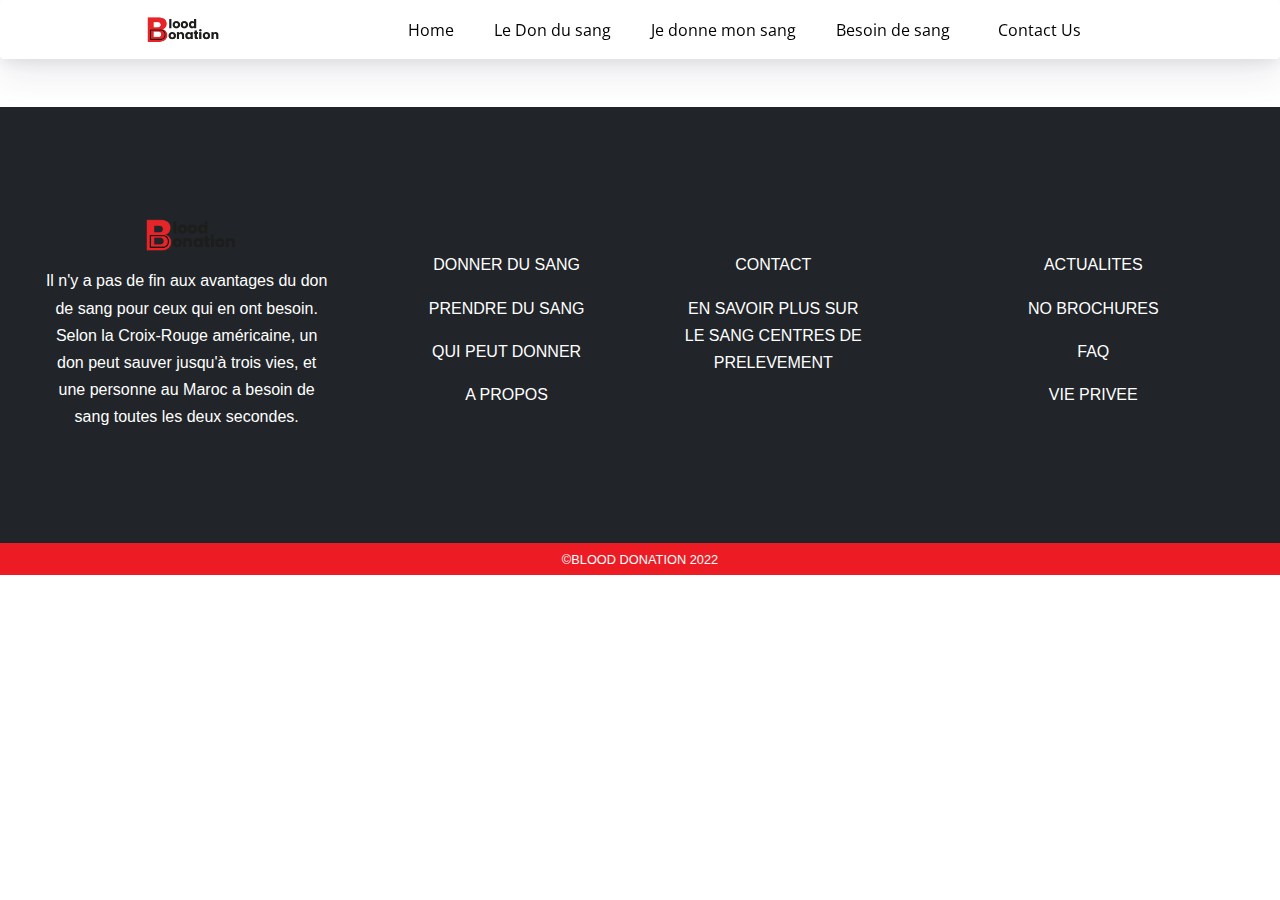
<file: core.html>
<!-- define core  -->
<!DOCTYPE html>
<html lang="en">

<head>
    <meta charset="utf-8" />
    <meta name="viewport" content="width=device-width, initial-scale=1, shrink-to-fit=no">
    <link rel="apple-touch-icon" sizes="76x76" href="./assets/img/apple-icon.png">
    <link rel="icon" type="image/png" href="./assets/img/favicon.png">
    <title>
        PUBLICATION
    </title>
    <!--     Fonts and icons     -->
    <link href="https://fonts.googleapis.com/css?family=Open+Sans:300,400,600,700" rel="stylesheet">
    <link href="https://use.fontawesome.com/releases/v5.0.6/css/all.css" rel="stylesheet">
    <!-- Nucleo Icons -->
    <link href="./assets/css/nucleo-icons.css" rel="stylesheet" />
    <link href="./assets/css/nucleo-svg.css" rel="stylesheet" />
    <!-- Font Awesome Icons -->
    <link href="./assets/css/font-awesome.css" rel="stylesheet" />
    <link href="./assets/css/nucleo-svg.css" rel="stylesheet" />
    <!-- CSS Files -->
    <link href="./assets/css/argon-design-system.css?v=1.2.2" rel="stylesheet" />
    <link rel="stylesheet" href="style.css">
    <!-- link animate css  -->
    <link rel="stylesheet" href="https://cdnjs.cloudflare.com/ajax/libs/animate.css/4.1.1/animate.min.css" />
</head>

<body class="index-page">
    <!-- start navbar -->
    <nav class="navbar  navbar-fixed-top navbar-expand-lg  shadow  bg-body rounded py-1" style="backdrop-filter: blur(14px);">
        <div class="container">
            <img src="logo.png" alt="le logo" class="logo-navbar">
            <button class="navbar-toggler" type="button" data-toggle="collapse" data-target="#navbar-info" aria-controls="navbar-info" aria-expanded="false" aria-label="Toggle navigation">
            <span class="navbar-toggler-icon"></span>
          </button>
            <div class="collapse navbar-collapse" id="navbar-info">
                <div class="navbar-collapse-header">
                    <div class="row">
                        <div class="col-6 collapse-brand">
                            <a href="#">
                                <img src="logo.png">
                            </a>
                        </div>
                        <div class="col-6 collapse-close">
                            <button type="button" class="navbar-toggler" data-toggle="collapse" data-target="#navbar-info" aria-controls="navbar-info" aria-expanded="false" aria-label="Toggle navigation">
                    <span></span>
                    <span></span>
                  </button>
                        </div>
                    </div>
                </div>
                <ul class="navbar-nav ml-auto">
                    <li class="nav-item">
                        <a href="#" class="nav-link nav-link-icon  nav-link-hover">Home</a>
                    </li>
                    <li class="nav-item">
                        <a href="#" class="nav-link nav-link-icon  ml-3 nav-link-hover">Le Don du sang</a>
                    </li>
                    <li class="nav-item">
                        <a href="#" class="nav-link nav-link-icon  ml-3 nav-link-hover">Je donne mon sang</a>
                    </li>
                    <li class="nav-item">
                        <a href="#" class="nav-link nav-link-icon  ml-3 mr-3 nav-link-hover">Besoin de sang</a>
                    </li>
                    <li class="nav-item">
                        <a href="#" class="nav-link nav-link-icon  ml-2 mr-5 nav-link-hover">Contact Us</a>
                    </li>
                </ul>
            </div>
        </div>
    </nav>
    <!-- end nav -->




    <!-- --------------------------footer---------------------------- -->
    <!-- Section: Links  -->
    <section>
        <div class="container-fluid text-center text-md-start mt-5 bg-dark py-5 ">
            <!-- Grid row -->
            <div class="row mt-5 ">
                <!-- Grid column -->
                <div class="col-md-3 col-lg-4 col-xl-3 mx-auto mb-5 ">
                    <!-- Content -->
                    <img src="logo.png " style="width: 112px; " alt=" ">
                    <p class="text-white ">
                        Il n'y a pas de fin aux avantages du don de sang pour ceux qui en ont besoin. Selon la Croix-Rouge américaine, un don peut sauver jusqu'à trois vies, et une personne au Maroc a besoin de sang toutes les deux secondes. </p>
                </div>
                <!-- Grid column -->

                <!-- Grid column -->
                <div class="col-md-2 col-lg-2 col-xl-2 mx-auto mt-5 ">
                    <!-- Links -->
                    <p>
                        <a href="#! " class="text-white ">DONNER DU SANG</a>
                    </p>
                    <p>
                        <a href="#! " class="text-white ">PRENDRE DU SANG</a>
                    </p>
                    <p>
                        <a href="#! " class="text-white ">QUI PEUT DONNER</a>
                    </p>
                    <p>
                        <a href="#! " class="text-white ">A PROPOS</a>
                    </p>
                </div>
                <!-- Grid column -->

                <!-- Grid column -->
                <div class="col-md-3 col-lg-2 col-xl-2 mx-auto mb-4 mt-5 ">
                    <!-- Links -->
                    <p>
                        <a href="#! " class="text-white ">CONTACT</a>
                    </p>
                    <p>
                        <a href="#! " class="text-white ">EN SAVOIR PLUS SUR LE SANG
                            CENTRES DE PRELEVEMENT</a>
                    </p>
                </div>
                <!-- Grid column -->

                <!-- Grid column -->
                <div class="col-md-4 col-lg-3 col-xl-3 mx-auto mb-md-0 mb-4 mt-5 ">
                    <!-- Links -->
                    <p class="text-white ">ACTUALITES</p>
                    <p class="text-white "> NO BROCHURES</p>
                    <p class="text-white "> FAQ</p>
                    <p class="text-white ">VIE PRIVEE</p>
                </div>
                <!-- Grid column -->
            </div>
            <!-- Grid row -->
        </div>
    </section>
    <!-- Section: Links  -->

    <!-- Copyright -->
    <div class="text-center p-1 " style="background-color:var(--Rouge); ">
        <small class="text-uppercase text-white ">©Blood Donation 2022</small>
    </div>
    <!-- Copyright -->
    </footer>
    <!-- Footer -->
</body>
<!--   Core JS Files   -->
<script src="./assets/js/core/jquery.min.js " type="text/javascript "></script>
<script src="./assets/js/core/popper.min.js " type="text/javascript "></script>
<script src="./assets/js/core/bootstrap.min.js " type="text/javascript "></script>
<script src="./assets/js/plugins/perfect-scrollbar.jquery.min.js "></script>
<!--  Plugin for Switches, full documentation here: http://www.jque.re/plugins/version3/bootstrap.switch/ -->
<script src="./assets/js/plugins/bootstrap-switch.js "></script>
<!--  Plugin for the Sliders, full documentation here: http://refreshless.com/nouislider/ -->
<script src="./assets/js/plugins/nouislider.min.js " type="text/javascript "></script>
<script src="./assets/js/plugins/moment.min.js "></script>
<script src="./assets/js/plugins/datetimepicker.js " type="text/javascript "></script>
<script src="./assets/js/plugins/bootstrap-datepicker.min.js "></script>
<script src="main.js "></script>
</body>

</html>
</file>
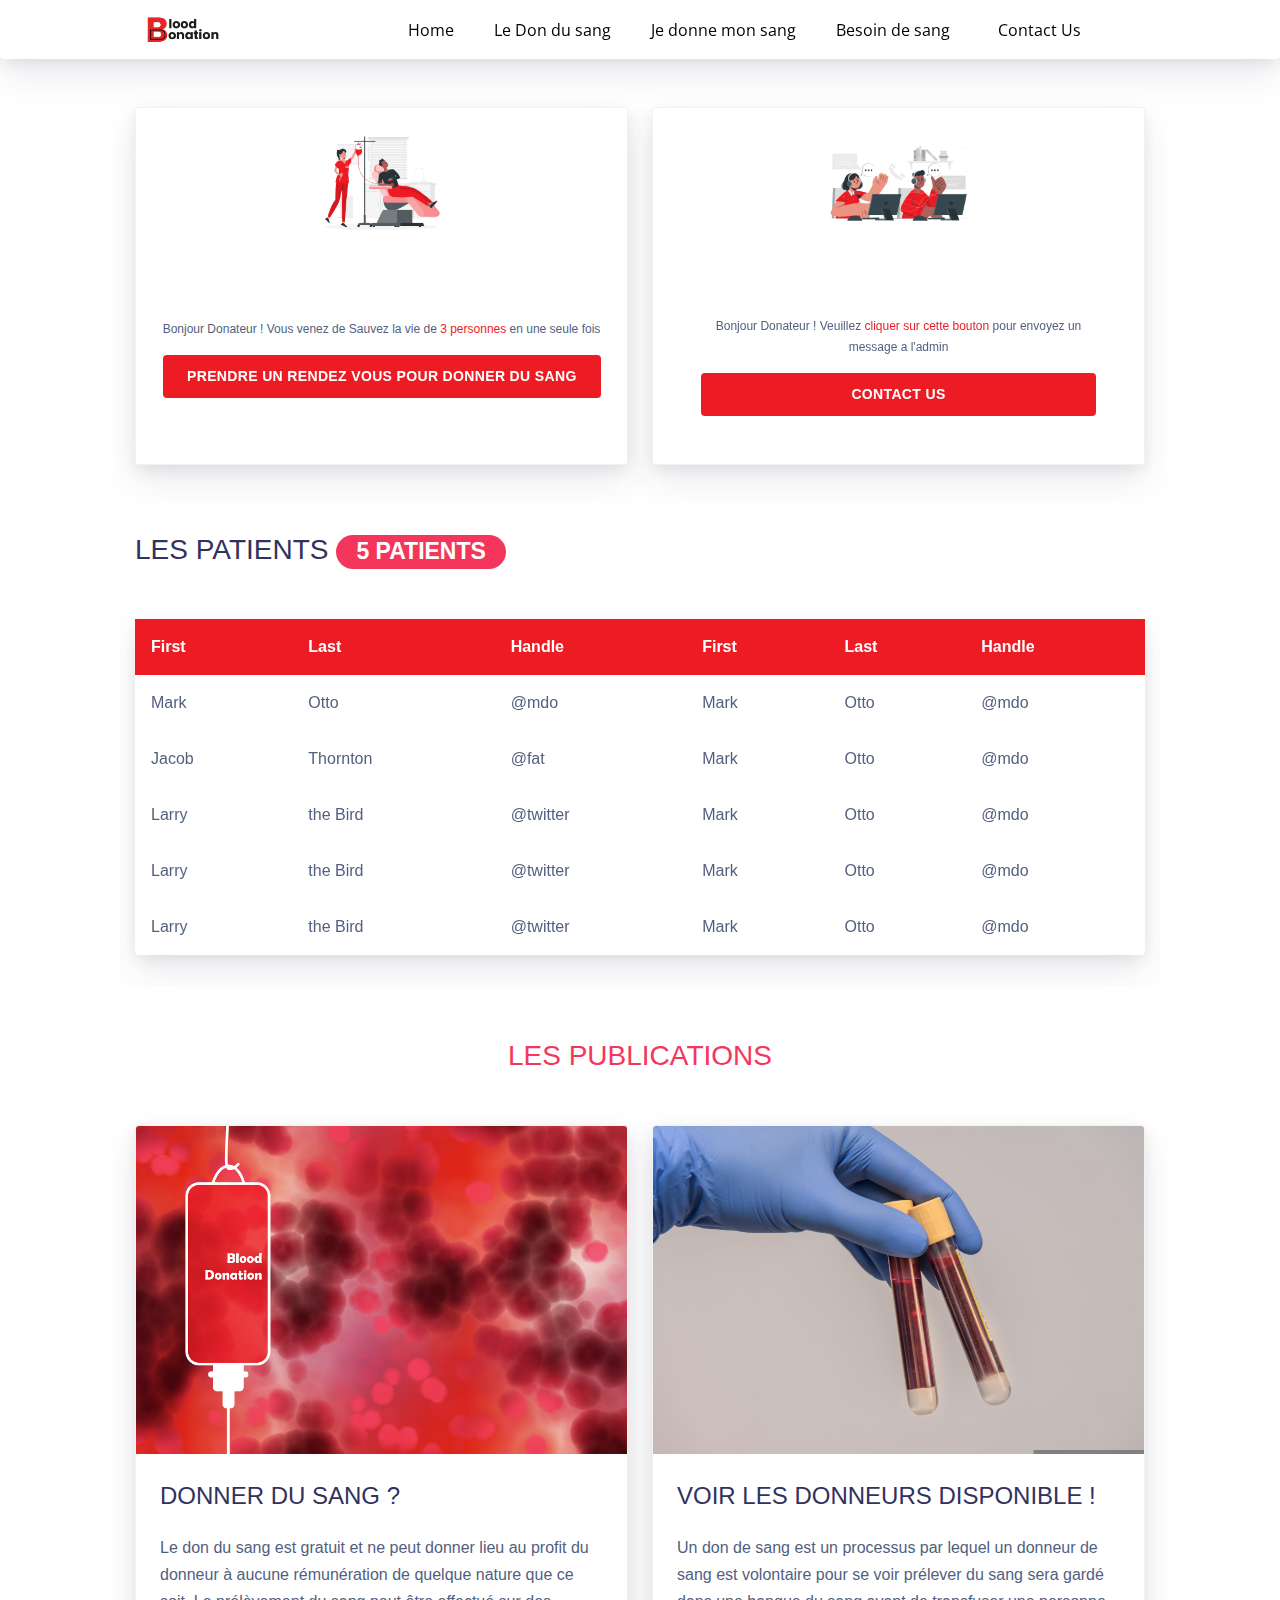
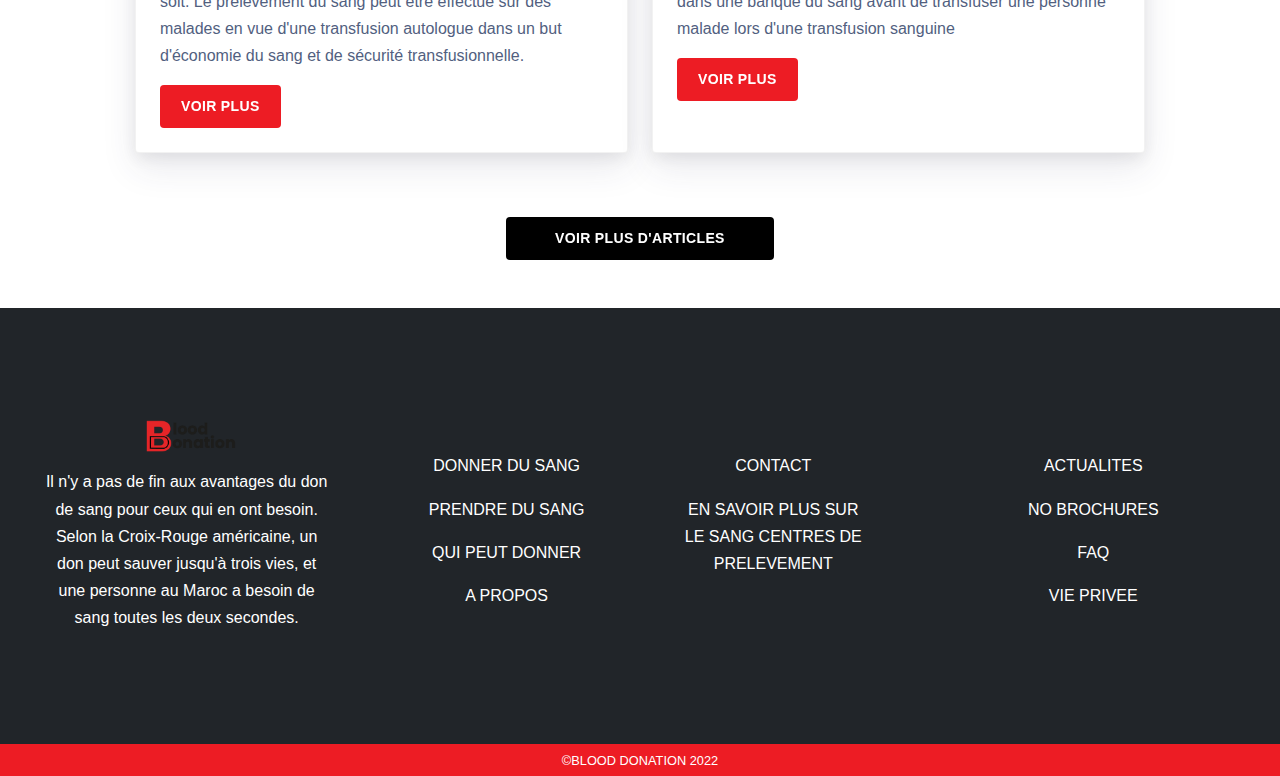
<file: donnateur.html>
<!DOCTYPE html>
<html lang="en">

<head>
    <meta charset="utf-8" />
    <meta name="viewport" content="width=device-width, initial-scale=1, shrink-to-fit=no">
    <link rel="apple-touch-icon" sizes="76x76" href="./assets/img/apple-icon.png">
    <link rel="icon" type="image/png" href="./assets/img/favicon.png">
    <title>
        DONATEUR
    </title>
    <!--     Fonts and icons     -->
    <link href="https://fonts.googleapis.com/css?family=Open+Sans:300,400,600,700" rel="stylesheet">
    <link href="https://use.fontawesome.com/releases/v5.0.6/css/all.css" rel="stylesheet">
    <!-- Nucleo Icons -->
    <link href="./assets/css/nucleo-icons.css" rel="stylesheet" />
    <link href="./assets/css/nucleo-svg.css" rel="stylesheet" />
    <!-- Font Awesome Icons -->
    <link href="./assets/css/font-awesome.css" rel="stylesheet" />
    <link href="./assets/css/nucleo-svg.css" rel="stylesheet" />
    <!-- CSS Files -->
    <link href="./assets/css/argon-design-system.css?v=1.2.2" rel="stylesheet" />
    <link rel="stylesheet" href="style.css">
    <!-- link animate css  -->
    <link rel="stylesheet" href="https://cdnjs.cloudflare.com/ajax/libs/animate.css/4.1.1/animate.min.css" />
</head>

<body class="index-page">
    <!-- start navbar -->
    <nav class="navbar  navbar-fixed-top navbar-expand-lg  shadow  bg-body rounded py-1" style="backdrop-filter: blur(14px);">
        <div class="container">
            <img src="logo.png" alt="le logo" class="logo-navbar">
            <button class="navbar-toggler" type="button" data-toggle="collapse" data-target="#navbar-info" aria-controls="navbar-info" aria-expanded="false" aria-label="Toggle navigation">
            <span class="navbar-toggler-icon"></span>
          </button>
            <div class="collapse navbar-collapse" id="navbar-info">
                <div class="navbar-collapse-header">
                    <div class="row">
                        <div class="col-6 collapse-brand">
                            <a href="#">
                                <img src="logo.png">
                            </a>
                        </div>
                        <div class="col-6 collapse-close">
                            <button type="button" class="navbar-toggler" data-toggle="collapse" data-target="#navbar-info" aria-controls="navbar-info" aria-expanded="false" aria-label="Toggle navigation">
                    <span></span>
                    <span></span>
                  </button>
                        </div>
                    </div>
                </div>
                <ul class="navbar-nav ml-auto">
                    <li class="nav-item">
                        <a href="#" class="nav-link nav-link-icon  nav-link-hover">Home</a>
                    </li>
                    <li class="nav-item">
                        <a href="#" class="nav-link nav-link-icon  ml-3 nav-link-hover">Le Don du sang</a>
                    </li>
                    <li class="nav-item">
                        <a href="#" class="nav-link nav-link-icon  ml-3 nav-link-hover">Je donne mon sang</a>
                    </li>
                    <li class="nav-item">
                        <a href="#" class="nav-link nav-link-icon  ml-3 mr-3 nav-link-hover">Besoin de sang</a>
                    </li>
                    <li class="nav-item">
                        <a href="#" class="nav-link nav-link-icon  ml-2 mr-5 nav-link-hover">Contact Us</a>
                    </li>
                </ul>
            </div>
        </div>
    </nav>
    <!-- end nav -->


    <section class="textandimage ">
        <div class="d-flex flex-row  container mb-3 mt-5 ">
            <div class="card container shadow mr-4  bg-body rounded mb-5 d-flex flex-column align-items-center">
                <img src="firstcard.png" style="width: 9rem;" alt="Rendez-Vous">
                <div class="card-body d-flex flex-column justify-content-center">
                    <p style="font-size: 75%; font-weight: 300;" class="card-text text-center  ">Bonjour Donateur ! Vous venez de Sauvez la vie de <span style="color: var(--Rouge);"> 3 personnes</span> en une seule fois
                    </p>
                    <a href="#" class="btn button-d-card   ">PRENDRE UN RENDEZ VOUS POUR DONNER DU SANG</a>
                </div>
            </div>
            <div class="card container shadow mb-5 bg-body rounded mb-2 d-flex flex-column align-items-center ">
                <img src="secondcard.png " style="width: 10rem; " alt="Contact Us ">
                <div class="card-body ">
                    <div class="card-body d-flex flex-column justify-content-center ">
                        </h4>
                        <p style="font-size: 75%;
                        font-weight: 300;" class="card-text text-center   ">Bonjour Donateur ! Veuillez <span style="color: var(--Rouge);">cliquer sur cette bouton </span> pour envoyez un message a l'admin</p>
                        <a href="#" class="btn button-d-card  ">CONTACT US </a>
                    </div>
                </div>
            </div>
    </section>


    <section class="tableau-patient">

        <h3 class=" container  mb-0">LES PATIENTS
            <span class="badge badge-pill badge-danger text-uppercase fs-3" style="font-size: 23px;">5 PATIENTS</span>
        </h3>

        <div class="container table-responsive py-5 ">
            <table class="table table-borderless shadow p-3 mb--3 bg-body rounded ">
                <thead style=" color:white ; background-color:var(--Rouge); ">
                    <tr>

                        <th scope="col " class=" ">First</th>
                        <th scope="col ">Last</th>
                        <th scope="col ">Handle</th>
                        <th scope="col ">First</th>
                        <th scope="col ">Last</th>
                        <th scope="col ">Handle</th>
                    </tr>
                </thead>
                <tbody>
                    <tr>

                        <td>Mark</td>
                        <td>Otto</td>
                        <td>@mdo</td>
                        <td>Mark</td>
                        <td>Otto</td>
                        <td>@mdo</td>
                    </tr>
                    <tr>
                        <td>Jacob</td>
                        <td>Thornton</td>
                        <td>@fat</td>
                        <td>Mark</td>
                        <td>Otto</td>
                        <td>@mdo</td>
                    </tr>
                    <tr>
                        <td>Larry</td>
                        <td>the Bird</td>
                        <td>@twitter</td>
                        <td>Mark</td>
                        <td>Otto</td>
                        <td>@mdo</td>
                    </tr>
                    <tr>
                        <td>Larry</td>
                        <td>the Bird</td>
                        <td>@twitter</td>
                        <td>Mark</td>
                        <td>Otto</td>
                        <td>@mdo</td>
                    </tr>
                    <tr>
                        <td>Larry</td>
                        <td>the Bird</td>
                        <td>@twitter</td>
                        <td>Mark</td>
                        <td>Otto</td>
                        <td>@mdo</td>
                    </tr>
                </tbody>
            </table>
        </div>
    </section>


    <section class="publications ">
        <h3 class="text-danger my-5 text-center"> LES PUBLICATIONS</h3>
        <div class="d-flex flex-row  container mb-3 ">
            <div class="card container shadow mr-4  bg-body rounded mb-5">
                <img class="card-img-top " src="/images/blood-donation-gcf342b6f5_1920.jpg" alt="Card image cap ">
                <div class="card-body ">
                    <h4 class="card-title ">DONNER DU SANG ? </h4>
                    <p class="card-text ">Le don du sang est gratuit et ne peut donner lieu au profit du donneur à aucune rémunération de quelque nature que ce soit. Le prélèvement du sang peut être effectué sur des malades en vue d'une transfusion autologue dans un but d'économie
                        du sang et de sécurité transfusionnelle.
                    </p>
                    <a href="javascript:; " class="btn button-d-card ">Voir plus</a>
                </div>
            </div>
            <div class="card container shadow mb-5 bg-body rounded mb-5 ">
                <img class="card-img-top " src="/images/blood-sample-g6cb17978a_1920.jpg" alt="Card image cap ">
                <div class="card-body ">
                    <h4 class="card-title ">VOIR LES DONNEURS DISPONIBLE !
                    </h4>
                    <p class="card-text ">Un don de sang est un processus par lequel un donneur de sang est volontaire pour se voir prélever du sang sera gardé dans une banque du sang avant de transfuser une personne malade lors d'une transfusion sanguine</p>
                    <a href="# " class="btn button-d-card ">Voir plus</a>
                </div>
            </div>
        </div>
        <div class="text-center">
            <a href="# " class="btn px-5 " style="color: white; background-color:black; margin:  0 auto;">VOIR PLUS D'ARTICLES</a>
        </div>

    </section>


    <!-- --------------------------footer---------------------------- -->
    <!-- Section: Links  -->
    <section>
        <div class="container-fluid text-center text-md-start mt-5 bg-dark py-5 ">
            <!-- Grid row -->
            <div class="row mt-5 ">
                <!-- Grid column -->
                <div class="col-md-3 col-lg-4 col-xl-3 mx-auto mb-5 ">
                    <!-- Content -->
                    <img src="logo.png " style="width: 112px; " alt=" ">
                    <p class="text-white ">
                        Il n'y a pas de fin aux avantages du don de sang pour ceux qui en ont besoin. Selon la Croix-Rouge américaine, un don peut sauver jusqu'à trois vies, et une personne au Maroc a besoin de sang toutes les deux secondes. </p>
                </div>
                <!-- Grid column -->

                <!-- Grid column -->
                <div class="col-md-2 col-lg-2 col-xl-2 mx-auto mt-5 ">
                    <!-- Links -->
                    <p>
                        <a href="#! " class="text-white ">DONNER DU SANG</a>
                    </p>
                    <p>
                        <a href="#! " class="text-white ">PRENDRE DU SANG</a>
                    </p>
                    <p>
                        <a href="#! " class="text-white ">QUI PEUT DONNER</a>
                    </p>
                    <p>
                        <a href="#! " class="text-white ">A PROPOS</a>
                    </p>
                </div>
                <!-- Grid column -->

                <!-- Grid column -->
                <div class="col-md-3 col-lg-2 col-xl-2 mx-auto mb-4 mt-5 ">
                    <!-- Links -->
                    <p>
                        <a href="#! " class="text-white ">CONTACT</a>
                    </p>
                    <p>
                        <a href="#! " class="text-white ">EN SAVOIR PLUS SUR LE SANG
                            CENTRES DE PRELEVEMENT</a>
                    </p>
                </div>
                <!-- Grid column -->

                <!-- Grid column -->
                <div class="col-md-4 col-lg-3 col-xl-3 mx-auto mb-md-0 mb-4 mt-5 ">
                    <!-- Links -->
                    <p class="text-white ">ACTUALITES</p>
                    <p class="text-white "> NO BROCHURES</p>
                    <p class="text-white "> FAQ</p>
                    <p class="text-white ">VIE PRIVEE</p>
                </div>
                <!-- Grid column -->
            </div>
            <!-- Grid row -->
        </div>
    </section>
    <!-- Section: Links  -->

    <!-- Copyright -->
    <div class="text-center p-1 " style="background-color:var(--Rouge); ">
        <small class="text-uppercase text-white ">©Blood Donation 2022</small>
    </div>
    <!-- Copyright -->
    </footer>
    <!-- Footer -->
</body>
<!--   Core JS Files   -->
<script src="./assets/js/core/jquery.min.js " type="text/javascript "></script>
<script src="./assets/js/core/popper.min.js " type="text/javascript "></script>
<script src="./assets/js/core/bootstrap.min.js " type="text/javascript "></script>
<script src="./assets/js/plugins/perfect-scrollbar.jquery.min.js "></script>
<!--  Plugin for Switches, full documentation here: http://www.jque.re/plugins/version3/bootstrap.switch/ -->
<script src="./assets/js/plugins/bootstrap-switch.js "></script>
<!--  Plugin for the Sliders, full documentation here: http://refreshless.com/nouislider/ -->
<script src="./assets/js/plugins/nouislider.min.js " type="text/javascript "></script>
<script src="./assets/js/plugins/moment.min.js "></script>
<script src="./assets/js/plugins/datetimepicker.js " type="text/javascript "></script>
<script src="./assets/js/plugins/bootstrap-datepicker.min.js "></script>
<script src="main.js "></script>
</body>

</html>
</file>
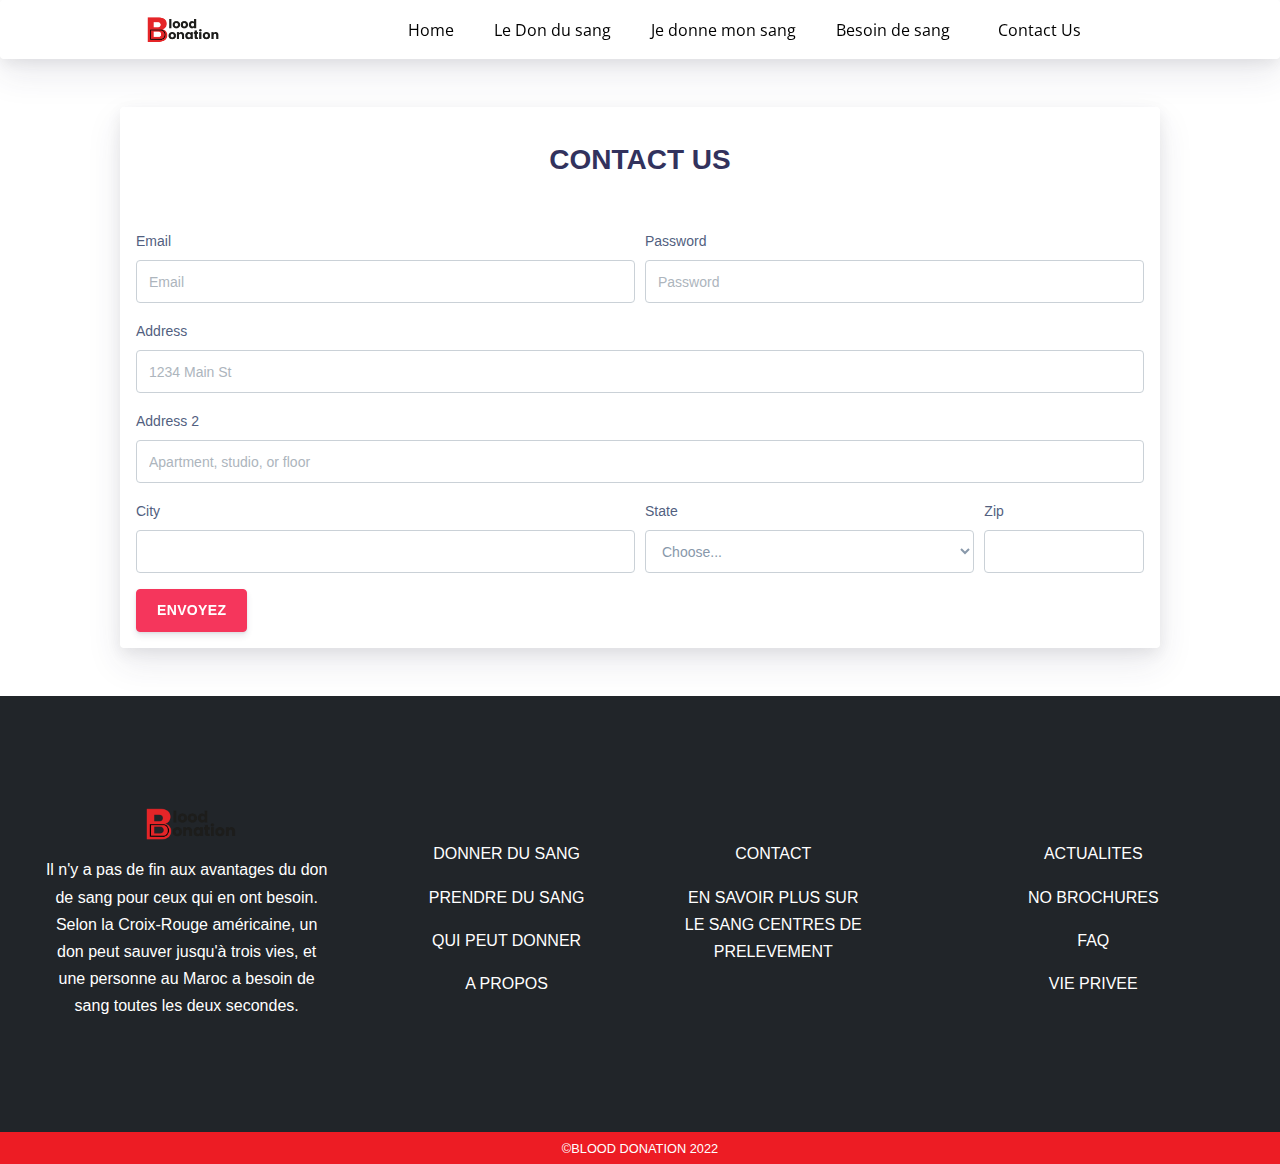
<file: donnateurcontactus.html>
<!DOCTYPE html>
<html lang="en">

<head>
    <meta charset="utf-8" />
    <meta name="viewport" content="width=device-width, initial-scale=1, shrink-to-fit=no">
    <link rel="apple-touch-icon" sizes="76x76" href="./assets/img/apple-icon.png">
    <link rel="icon" type="image/png" href="./assets/img/favicon.png">
    <title>
        CONTACT US
    </title>
    <!--     Fonts and icons     -->
    <link href="https://fonts.googleapis.com/css?family=Open+Sans:300,400,600,700" rel="stylesheet">
    <link href="https://use.fontawesome.com/releases/v5.0.6/css/all.css" rel="stylesheet">
    <!-- Nucleo Icons -->
    <link href="./assets/css/nucleo-icons.css" rel="stylesheet" />
    <link href="./assets/css/nucleo-svg.css" rel="stylesheet" />
    <!-- Font Awesome Icons -->
    <link href="./assets/css/font-awesome.css" rel="stylesheet" />
    <link href="./assets/css/nucleo-svg.css" rel="stylesheet" />
    <!-- CSS Files -->
    <link href="./assets/css/argon-design-system.css?v=1.2.2" rel="stylesheet" />
    <link rel="stylesheet" href="style.css">
    <!-- link animate css  -->
    <link rel="stylesheet" href="https://cdnjs.cloudflare.com/ajax/libs/animate.css/4.1.1/animate.min.css" />
</head>

<body class="index-page">
    <!-- start navbar -->
    <nav class="navbar  navbar-fixed-top navbar-expand-lg  shadow  bg-body rounded py-1" style="backdrop-filter: blur(14px);">
        <div class="container">
            <img src="logo.png" alt="le logo" class="logo-navbar">
            <button class="navbar-toggler" type="button" data-toggle="collapse" data-target="#navbar-info" aria-controls="navbar-info" aria-expanded="false" aria-label="Toggle navigation">
            <span class="navbar-toggler-icon"></span>
          </button>
            <div class="collapse navbar-collapse" id="navbar-info">
                <div class="navbar-collapse-header">
                    <div class="row">
                        <div class="col-6 collapse-brand">
                            <a href="#">
                                <img src="logo.png">
                            </a>
                        </div>
                        <div class="col-6 collapse-close">
                            <button type="button" class="navbar-toggler" data-toggle="collapse" data-target="#navbar-info" aria-controls="navbar-info" aria-expanded="false" aria-label="Toggle navigation">
                    <span></span>
                    <span></span>
                  </button>
                        </div>
                    </div>
                </div>
                <ul class="navbar-nav ml-auto">
                    <li class="nav-item">
                        <a href="#" class="nav-link nav-link-icon  nav-link-hover">Home</a>
                    </li>
                    <li class="nav-item">
                        <a href="#" class="nav-link nav-link-icon  ml-3 nav-link-hover">Le Don du sang</a>
                    </li>
                    <li class="nav-item">
                        <a href="#" class="nav-link nav-link-icon  ml-3 nav-link-hover">Je donne mon sang</a>
                    </li>
                    <li class="nav-item">
                        <a href="#" class="nav-link nav-link-icon  ml-3 mr-3 nav-link-hover">Besoin de sang</a>
                    </li>
                    <li class="nav-item">
                        <a href="#" class="nav-link nav-link-icon  ml-2 mr-5 nav-link-hover">Contact Us</a>
                    </li>
                </ul>
            </div>
        </div>
    </nav>
    <!-- end nav -->



    <form class="container shadow p-3 mb-5 bg-body rounded mt-5 ">
        <h3 class=" text-center font-weight-bold mb-5 mt-3">CONTACT US
        </h3>
        <div class="form-row ">
            <div class="form-group col-md-6 ">
                <label for="inputEmail4 ">Email</label>
                <input type="email " class="form-control " id="inputEmail4 " placeholder="Email ">
            </div>
            <div class="form-group col-md-6 ">
                <label for="inputPassword4 ">Password</label>
                <input type="password " class="form-control " id="inputPassword4 " placeholder="Password ">
            </div>
        </div>
        <div class="form-group ">
            <label for="inputAddress ">Address</label>
            <input type="text " class="form-control " id="inputAddress " placeholder="1234 Main St ">
        </div>
        <div class="form-group ">
            <label for="inputAddress2 ">Address 2</label>
            <input type="text " class="form-control " id="inputAddress2 " placeholder="Apartment, studio, or floor ">
        </div>
        <div class="form-row ">
            <div class="form-group col-md-6 ">
                <label for="inputCity ">City</label>
                <input type="text " class="form-control " id="inputCity ">
            </div>
            <div class="form-group col-md-4 ">
                <label for="inputState ">State</label>
                <select id="inputState " class="form-control ">
              <option selected>Choose...</option>
              <option>...</option>
            </select>
            </div>
            <div class="form-group col-md-2 ">
                <label for="inputZip ">Zip</label>
                <input type="text " class="form-control " id="inputZip ">
            </div>
        </div>

        <button type="submit " class="btn btn-danger ">Envoyez</button>
    </form>







    <!-- --------------------------footer---------------------------- -->
    <!-- Section: Links  -->
    <section>
        <div class="container-fluid text-center text-md-start mt-5 bg-dark py-5 ">
            <!-- Grid row -->
            <div class="row mt-5 ">
                <!-- Grid column -->
                <div class="col-md-3 col-lg-4 col-xl-3 mx-auto mb-5 ">
                    <!-- Content -->
                    <img src="logo.png " style="width: 112px; " alt=" ">
                    <p class="text-white ">
                        Il n'y a pas de fin aux avantages du don de sang pour ceux qui en ont besoin. Selon la Croix-Rouge américaine, un don peut sauver jusqu'à trois vies, et une personne au Maroc a besoin de sang toutes les deux secondes. </p>
                </div>
                <!-- Grid column -->

                <!-- Grid column -->
                <div class="col-md-2 col-lg-2 col-xl-2 mx-auto mt-5 ">
                    <!-- Links -->
                    <p>
                        <a href="#! " class="text-white ">DONNER DU SANG</a>
                    </p>
                    <p>
                        <a href="#! " class="text-white ">PRENDRE DU SANG</a>
                    </p>
                    <p>
                        <a href="#! " class="text-white ">QUI PEUT DONNER</a>
                    </p>
                    <p>
                        <a href="#! " class="text-white ">A PROPOS</a>
                    </p>
                </div>
                <!-- Grid column -->

                <!-- Grid column -->
                <div class="col-md-3 col-lg-2 col-xl-2 mx-auto mb-4 mt-5 ">
                    <!-- Links -->
                    <p>
                        <a href="#! " class="text-white ">CONTACT</a>
                    </p>
                    <p>
                        <a href="#! " class="text-white ">EN SAVOIR PLUS SUR LE SANG
                            CENTRES DE PRELEVEMENT</a>
                    </p>
                </div>
                <!-- Grid column -->

                <!-- Grid column -->
                <div class="col-md-4 col-lg-3 col-xl-3 mx-auto mb-md-0 mb-4 mt-5 ">
                    <!-- Links -->
                    <p class="text-white ">ACTUALITES</p>
                    <p class="text-white "> NO BROCHURES</p>
                    <p class="text-white "> FAQ</p>
                    <p class="text-white ">VIE PRIVEE</p>
                </div>
                <!-- Grid column -->
            </div>
            <!-- Grid row -->
        </div>
    </section>
    <!-- Section: Links  -->

    <!-- Copyright -->
    <div class="text-center p-1 " style="background-color:var(--Rouge); ">
        <small class="text-uppercase text-white ">©Blood Donation 2022</small>
    </div>
    <!-- Copyright -->
    </footer>
    <!-- Footer -->
</body>
<!--   Core JS Files   -->
<script src="./assets/js/core/jquery.min.js " type="text/javascript "></script>
<script src="./assets/js/core/popper.min.js " type="text/javascript "></script>
<script src="./assets/js/core/bootstrap.min.js " type="text/javascript "></script>
<script src="./assets/js/plugins/perfect-scrollbar.jquery.min.js "></script>
<!--  Plugin for Switches, full documentation here: http://www.jque.re/plugins/version3/bootstrap.switch/ -->
<script src="./assets/js/plugins/bootstrap-switch.js "></script>
<!--  Plugin for the Sliders, full documentation here: http://refreshless.com/nouislider/ -->
<script src="./assets/js/plugins/nouislider.min.js " type="text/javascript "></script>
<script src="./assets/js/plugins/moment.min.js "></script>
<script src="./assets/js/plugins/datetimepicker.js " type="text/javascript "></script>
<script src="./assets/js/plugins/bootstrap-datepicker.min.js "></script>
<script src="main.js "></script>
</body>

</html>
</file>
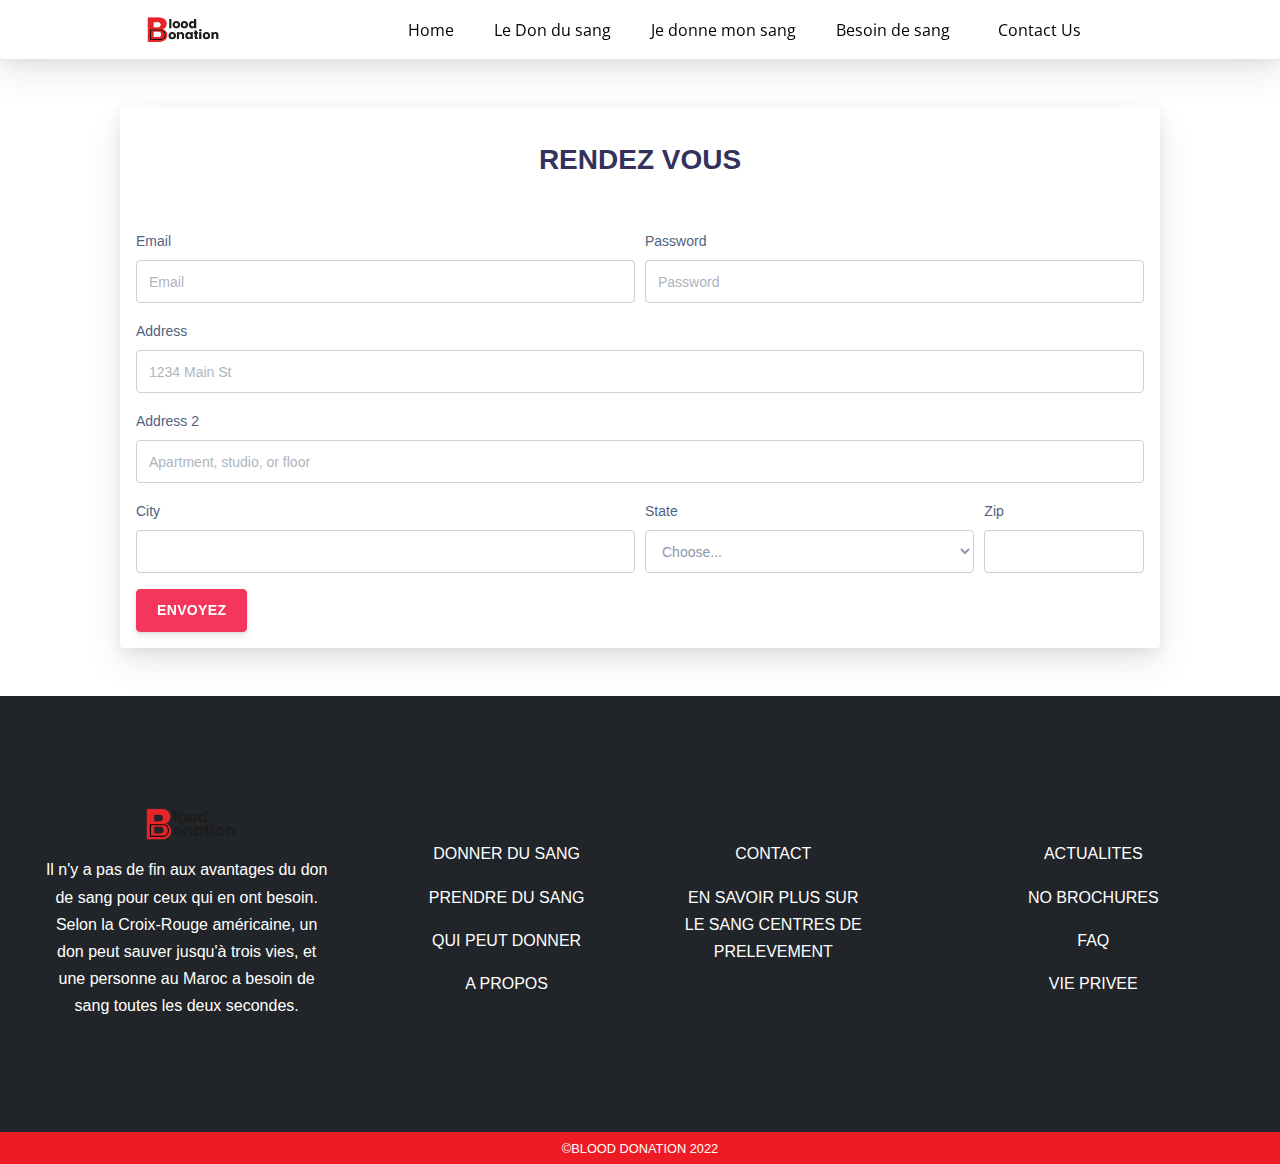
<file: donnateurrendezvous.html>
<!DOCTYPE html>
<html lang="en">

<head>
    <meta charset="utf-8" />
    <meta name="viewport" content="width=device-width, initial-scale=1, shrink-to-fit=no">
    <link rel="apple-touch-icon" sizes="76x76" href="./assets/img/apple-icon.png">
    <link rel="icon" type="image/png" href="./assets/img/favicon.png">
    <title>
        RENDEZ VOUS
    </title>
    <!--     Fonts and icons     -->
    <link href="https://fonts.googleapis.com/css?family=Open+Sans:300,400,600,700" rel="stylesheet">
    <link href="https://use.fontawesome.com/releases/v5.0.6/css/all.css" rel="stylesheet">
    <!-- Nucleo Icons -->
    <link href="./assets/css/nucleo-icons.css" rel="stylesheet" />
    <link href="./assets/css/nucleo-svg.css" rel="stylesheet" />
    <!-- Font Awesome Icons -->
    <link href="./assets/css/font-awesome.css" rel="stylesheet" />
    <link href="./assets/css/nucleo-svg.css" rel="stylesheet" />
    <!-- CSS Files -->
    <link href="./assets/css/argon-design-system.css?v=1.2.2" rel="stylesheet" />
    <link rel="stylesheet" href="style.css">
    <!-- link animate css  -->
    <link rel="stylesheet" href="https://cdnjs.cloudflare.com/ajax/libs/animate.css/4.1.1/animate.min.css" />
</head>

<body class="index-page">
    <!-- start navbar -->
    <nav class="navbar  navbar-fixed-top navbar-expand-lg  shadow  bg-body rounded py-1" style="backdrop-filter: blur(14px);">
        <div class="container">
            <img src="logo.png" alt="le logo" class="logo-navbar">
            <button class="navbar-toggler" type="button" data-toggle="collapse" data-target="#navbar-info" aria-controls="navbar-info" aria-expanded="false" aria-label="Toggle navigation">
            <span class="navbar-toggler-icon"></span>
          </button>
            <div class="collapse navbar-collapse" id="navbar-info">
                <div class="navbar-collapse-header">
                    <div class="row">
                        <div class="col-6 collapse-brand">
                            <a href="#">
                                <img src="logo.png">
                            </a>
                        </div>
                        <div class="col-6 collapse-close">
                            <button type="button" class="navbar-toggler" data-toggle="collapse" data-target="#navbar-info" aria-controls="navbar-info" aria-expanded="false" aria-label="Toggle navigation">
                    <span></span>
                    <span></span>
                  </button>
                        </div>
                    </div>
                </div>
                <ul class="navbar-nav ml-auto">
                    <li class="nav-item">
                        <a href="#" class="nav-link nav-link-icon  nav-link-hover">Home</a>
                    </li>
                    <li class="nav-item">
                        <a href="#" class="nav-link nav-link-icon  ml-3 nav-link-hover">Le Don du sang</a>
                    </li>
                    <li class="nav-item">
                        <a href="#" class="nav-link nav-link-icon  ml-3 nav-link-hover">Je donne mon sang</a>
                    </li>
                    <li class="nav-item">
                        <a href="#" class="nav-link nav-link-icon  ml-3 mr-3 nav-link-hover">Besoin de sang</a>
                    </li>
                    <li class="nav-item">
                        <a href="#" class="nav-link nav-link-icon  ml-2 mr-5 nav-link-hover">Contact Us</a>
                    </li>
                </ul>
            </div>
        </div>
    </nav>
    <!-- end nav -->



    <form class="container shadow p-3 mb-5 bg-body rounded mt-5 ">
        <h3 class=" text-center font-weight-bold mb-5 mt-3">RENDEZ VOUS
        </h3>
        <div class="form-row ">
            <div class="form-group col-md-6 ">
                <label for="inputEmail4 ">Email</label>
                <input type="email " class="form-control " id="inputEmail4 " placeholder="Email ">
            </div>
            <div class="form-group col-md-6 ">
                <label for="inputPassword4 ">Password</label>
                <input type="password " class="form-control " id="inputPassword4 " placeholder="Password ">
            </div>
        </div>
        <div class="form-group ">
            <label for="inputAddress ">Address</label>
            <input type="text " class="form-control " id="inputAddress " placeholder="1234 Main St ">
        </div>
        <div class="form-group ">
            <label for="inputAddress2 ">Address 2</label>
            <input type="text " class="form-control " id="inputAddress2 " placeholder="Apartment, studio, or floor ">
        </div>
        <div class="form-row ">
            <div class="form-group col-md-6 ">
                <label for="inputCity ">City</label>
                <input type="text " class="form-control " id="inputCity ">
            </div>
            <div class="form-group col-md-4 ">
                <label for="inputState ">State</label>
                <select id="inputState " class="form-control ">
              <option selected>Choose...</option>
              <option>...</option>
            </select>
            </div>
            <div class="form-group col-md-2 ">
                <label for="inputZip ">Zip</label>
                <input type="text " class="form-control " id="inputZip ">
            </div>
        </div>

        <button type="submit " class="btn btn-danger ">Envoyez</button>
    </form>







    <!-- --------------------------footer---------------------------- -->
    <!-- Section: Links  -->
    <section>
        <div class="container-fluid text-center text-md-start mt-5 bg-dark py-5 ">
            <!-- Grid row -->
            <div class="row mt-5 ">
                <!-- Grid column -->
                <div class="col-md-3 col-lg-4 col-xl-3 mx-auto mb-5 ">
                    <!-- Content -->
                    <img src="logo.png " style="width: 112px; " alt=" ">
                    <p class="text-white ">
                        Il n'y a pas de fin aux avantages du don de sang pour ceux qui en ont besoin. Selon la Croix-Rouge américaine, un don peut sauver jusqu'à trois vies, et une personne au Maroc a besoin de sang toutes les deux secondes. </p>
                </div>
                <!-- Grid column -->

                <!-- Grid column -->
                <div class="col-md-2 col-lg-2 col-xl-2 mx-auto mt-5 ">
                    <!-- Links -->
                    <p>
                        <a href="#! " class="text-white ">DONNER DU SANG</a>
                    </p>
                    <p>
                        <a href="#! " class="text-white ">PRENDRE DU SANG</a>
                    </p>
                    <p>
                        <a href="#! " class="text-white ">QUI PEUT DONNER</a>
                    </p>
                    <p>
                        <a href="#! " class="text-white ">A PROPOS</a>
                    </p>
                </div>
                <!-- Grid column -->

                <!-- Grid column -->
                <div class="col-md-3 col-lg-2 col-xl-2 mx-auto mb-4 mt-5 ">
                    <!-- Links -->
                    <p>
                        <a href="#! " class="text-white ">CONTACT</a>
                    </p>
                    <p>
                        <a href="#! " class="text-white ">EN SAVOIR PLUS SUR LE SANG
                            CENTRES DE PRELEVEMENT</a>
                    </p>
                </div>
                <!-- Grid column -->

                <!-- Grid column -->
                <div class="col-md-4 col-lg-3 col-xl-3 mx-auto mb-md-0 mb-4 mt-5 ">
                    <!-- Links -->
                    <p class="text-white ">ACTUALITES</p>
                    <p class="text-white "> NO BROCHURES</p>
                    <p class="text-white "> FAQ</p>
                    <p class="text-white ">VIE PRIVEE</p>
                </div>
                <!-- Grid column -->
            </div>
            <!-- Grid row -->
        </div>
    </section>
    <!-- Section: Links  -->

    <!-- Copyright -->
    <div class="text-center p-1 " style="background-color:var(--Rouge); ">
        <small class="text-uppercase text-white ">©Blood Donation 2022</small>
    </div>
    <!-- Copyright -->
    </footer>
    <!-- Footer -->
</body>
<!--   Core JS Files   -->
<script src="./assets/js/core/jquery.min.js " type="text/javascript "></script>
<script src="./assets/js/core/popper.min.js " type="text/javascript "></script>
<script src="./assets/js/core/bootstrap.min.js " type="text/javascript "></script>
<script src="./assets/js/plugins/perfect-scrollbar.jquery.min.js "></script>
<!--  Plugin for Switches, full documentation here: http://www.jque.re/plugins/version3/bootstrap.switch/ -->
<script src="./assets/js/plugins/bootstrap-switch.js "></script>
<!--  Plugin for the Sliders, full documentation here: http://refreshless.com/nouislider/ -->
<script src="./assets/js/plugins/nouislider.min.js " type="text/javascript "></script>
<script src="./assets/js/plugins/moment.min.js "></script>
<script src="./assets/js/plugins/datetimepicker.js " type="text/javascript "></script>
<script src="./assets/js/plugins/bootstrap-datepicker.min.js "></script>
<script src="main.js "></script>
</body>

</html>
</file>
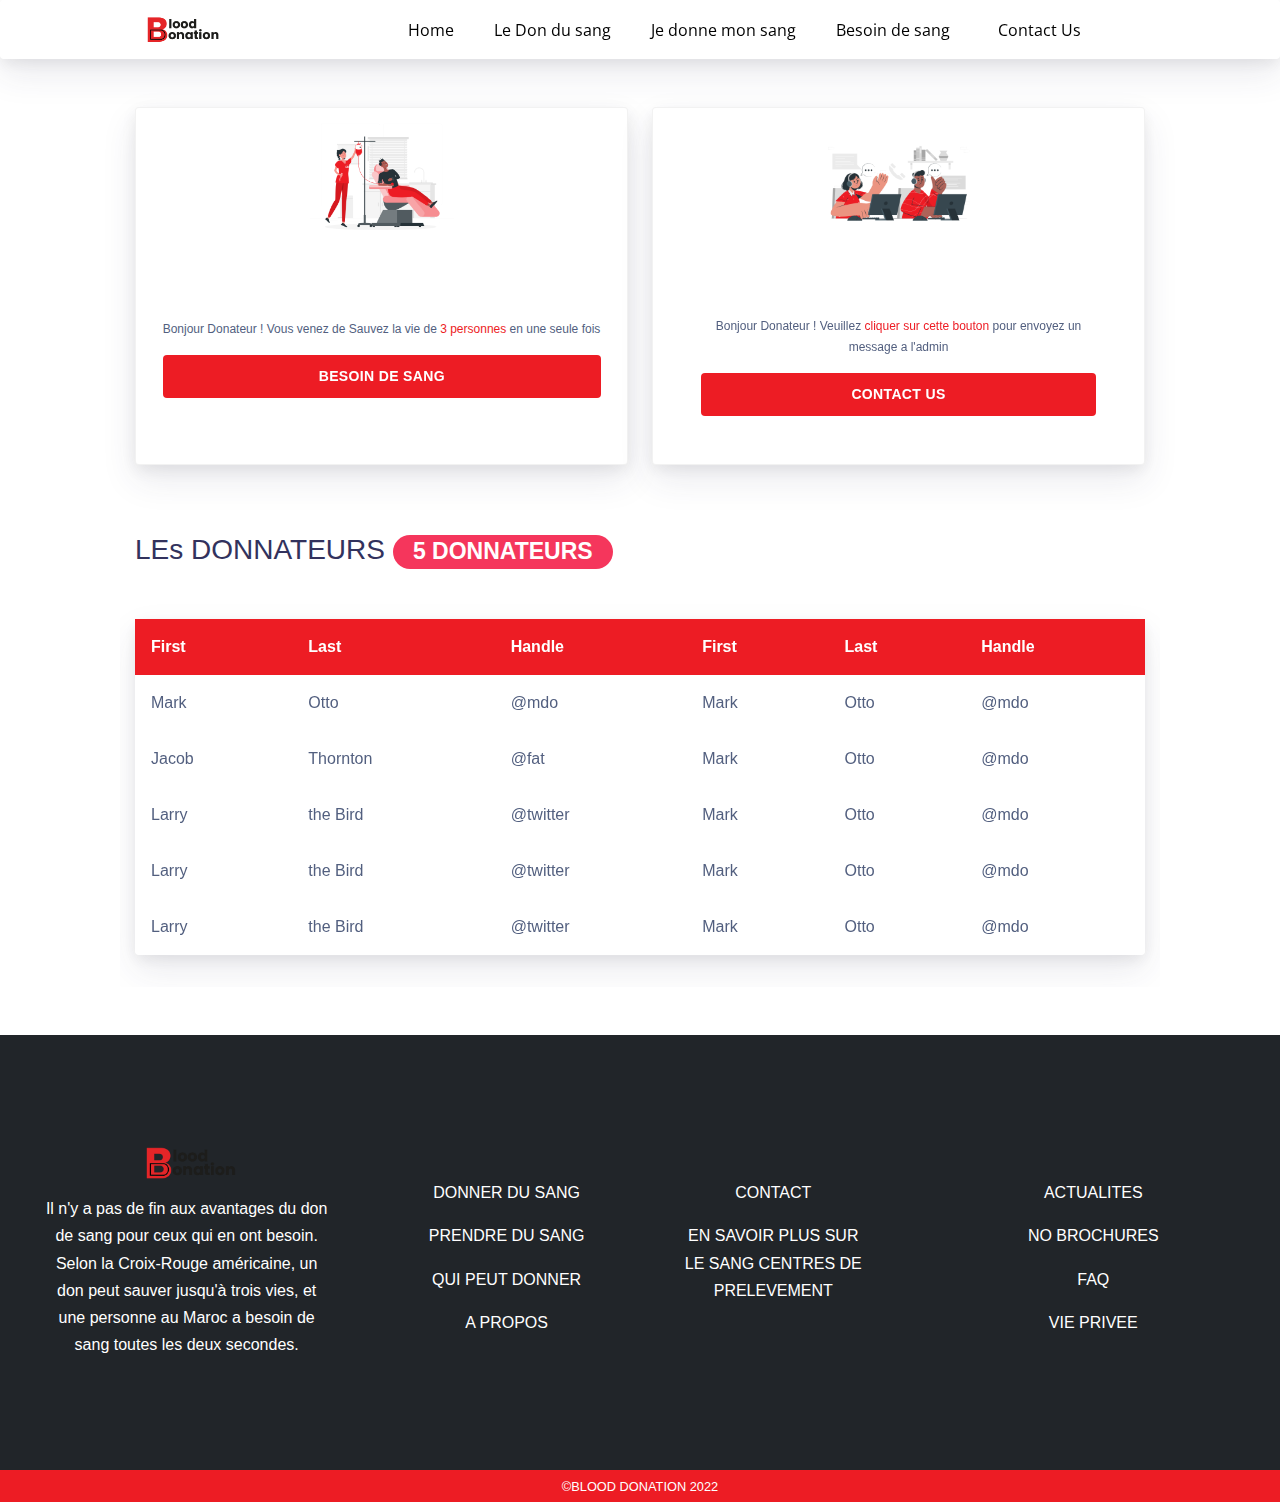
<file: patientpage.html>
<!DOCTYPE html>
<html lang="en">

<head>
    <meta charset="utf-8" />
    <meta name="viewport" content="width=device-width, initial-scale=1, shrink-to-fit=no">
    <link rel="apple-touch-icon" sizes="76x76" href="./assets/img/apple-icon.png">
    <link rel="icon" type="image/png" href="./assets/img/favicon.png">
    <title>
        PATIENT
    </title>
    <!--     Fonts and icons     -->
    <link href="https://fonts.googleapis.com/css?family=Open+Sans:300,400,600,700" rel="stylesheet">
    <link href="https://use.fontawesome.com/releases/v5.0.6/css/all.css" rel="stylesheet">
    <!-- Nucleo Icons -->
    <link href="./assets/css/nucleo-icons.css" rel="stylesheet" />
    <link href="./assets/css/nucleo-svg.css" rel="stylesheet" />
    <!-- Font Awesome Icons -->
    <link href="./assets/css/font-awesome.css" rel="stylesheet" />
    <link href="./assets/css/nucleo-svg.css" rel="stylesheet" />
    <!-- CSS Files -->
    <link href="./assets/css/argon-design-system.css?v=1.2.2" rel="stylesheet" />
    <link rel="stylesheet" href="style.css">
    <!-- link animate css  -->
    <link rel="stylesheet" href="https://cdnjs.cloudflare.com/ajax/libs/animate.css/4.1.1/animate.min.css" />
</head>

<body class="index-page">
    <!-- start navbar -->
    <nav class="navbar  navbar-fixed-top navbar-expand-lg  shadow  bg-body rounded py-1" style="backdrop-filter: blur(14px);">
        <div class="container">
            <img src="logo.png" alt="le logo" class="logo-navbar">
            <button class="navbar-toggler" type="button" data-toggle="collapse" data-target="#navbar-info" aria-controls="navbar-info" aria-expanded="false" aria-label="Toggle navigation">
            <span class="navbar-toggler-icon"></span>
          </button>
            <div class="collapse navbar-collapse" id="navbar-info">
                <div class="navbar-collapse-header">
                    <div class="row">
                        <div class="col-6 collapse-brand">
                            <a href="#">
                                <img src="logo.png">
                            </a>
                        </div>
                        <div class="col-6 collapse-close">
                            <button type="button" class="navbar-toggler" data-toggle="collapse" data-target="#navbar-info" aria-controls="navbar-info" aria-expanded="false" aria-label="Toggle navigation">
                    <span></span>
                    <span></span>
                  </button>
                        </div>
                    </div>
                </div>
                <ul class="navbar-nav ml-auto">
                    <li class="nav-item">
                        <a href="#" class="nav-link nav-link-icon  nav-link-hover">Home</a>
                    </li>
                    <li class="nav-item">
                        <a href="#" class="nav-link nav-link-icon  ml-3 nav-link-hover">Le Don du sang</a>
                    </li>
                    <li class="nav-item">
                        <a href="#" class="nav-link nav-link-icon  ml-3 nav-link-hover">Je donne mon sang</a>
                    </li>
                    <li class="nav-item">
                        <a href="#" class="nav-link nav-link-icon  ml-3 mr-3 nav-link-hover">Besoin de sang</a>
                    </li>
                    <li class="nav-item">
                        <a href="#" class="nav-link nav-link-icon  ml-2 mr-5 nav-link-hover">Contact Us</a>
                    </li>
                </ul>
            </div>
        </div>
    </nav>
    <!-- end nav -->


    <section class="textandimage ">
        <div class="d-flex flex-row  container mb-3 mt-5 ">
            <div class="card container shadow mr-4  bg-body rounded mb-5 d-flex flex-column align-items-center">
                <img src="firstcard.png" style="width: 9rem;" alt="Rendez-Vous">
                <div class="card-body d-flex flex-column justify-content-center">
                    <p style="font-size: 75%; font-weight: 300;" class="card-text text-center  ">Bonjour Donateur ! Vous venez de Sauvez la vie de <span style="color: var(--Rouge);">3 personnes</span> en une seule fois
                    </p>
                    <a href="#" class="btn button-d-card   ">BESOIN DE SANG</a>
                </div>
            </div>
            <div class="card container shadow mb-5 bg-body rounded mb-2 d-flex flex-column align-items-center ">
                <img src="secondcard.png " style="width: 10rem; " alt="Contact Us ">
                <div class="card-body ">
                    <div class="card-body d-flex flex-column justify-content-center ">
                        </h4>
                        <p style="font-size: 75%;
                        font-weight: 300;" class="card-text text-center   ">Bonjour Donateur ! Veuillez <span style="color: var(--Rouge);">cliquer sur cette bouton </span> pour envoyez un message a l'admin</p>
                        <a href="#" class="btn button-d-card  ">CONTACT US </a>
                    </div>
                </div>
            </div>
    </section>


    <section class="tableau-patient">

        <h3 class=" container  mb-0">LEs DONNATEURS
            <span class="badge badge-pill badge-danger text-uppercase fs-3" style="font-size: 23px;" ">5 DONNATEURS</span>
                            </h3>

                            <div class="container table-responsive py-5 ">
                                <table class="table table-borderless shadow p-3 mb--3 bg-body rounded ">
                                    <thead style=" color:white ; background-color:var(--Rouge); ">
                                        <tr>

                                            <th scope="col " class=" ">First</th>
                                            <th scope="col ">Last</th>
                                            <th scope="col ">Handle</th>
                                            <th scope="col ">First</th>
                                            <th scope="col ">Last</th>
                                            <th scope="col ">Handle</th>
                                        </tr>
                                    </thead>
                                    <tbody>
                                        <tr>

                                            <td>Mark</td>
                                            <td>Otto</td>
                                            <td>@mdo</td>
                                            <td>Mark</td>
                                            <td>Otto</td>
                                            <td>@mdo</td>
                                        </tr>
                                        <tr>
                                            <td>Jacob</td>
                                            <td>Thornton</td>
                                            <td>@fat</td>
                                            <td>Mark</td>
                                            <td>Otto</td>
                                            <td>@mdo</td>
                                        </tr>
                                        <tr>
                                            <td>Larry</td>
                                            <td>the Bird</td>
                                            <td>@twitter</td>
                                            <td>Mark</td>
                                            <td>Otto</td>
                                            <td>@mdo</td>
                                        </tr>
                                        <tr>
                                            <td>Larry</td>
                                            <td>the Bird</td>
                                            <td>@twitter</td>
                                            <td>Mark</td>
                                            <td>Otto</td>
                                            <td>@mdo</td>
                                        </tr>
                                        <tr>
                                            <td>Larry</td>
                                            <td>the Bird</td>
                                            <td>@twitter</td>
                                            <td>Mark</td>
                                            <td>Otto</td>
                                            <td>@mdo</td>
                                        </tr>
                                    </tbody>
                                </table>
                            </div>
    </section>

    <!-- --------------------------footer---------------------------- -->
    <!-- Section: Links  -->
    <section>
        <div class="container-fluid text-center text-md-start mt-5 bg-dark py-5 ">
            <!-- Grid row -->
            <div class="row mt-5 ">
                <!-- Grid column -->
                <div class="col-md-3 col-lg-4 col-xl-3 mx-auto mb-5 ">
                    <!-- Content -->
                    <img src="logo.png " style="width: 112px; " alt=" ">
                    <p class="text-white ">
                        Il n'y a pas de fin aux avantages du don de sang pour ceux qui en ont besoin. Selon la Croix-Rouge américaine, un don peut sauver jusqu'à trois vies, et une personne au Maroc a besoin de sang toutes les deux secondes. </p>
                </div>
                <!-- Grid column -->

                <!-- Grid column -->
                <div class="col-md-2 col-lg-2 col-xl-2 mx-auto mt-5 ">
                    <!-- Links -->
                    <p>
                        <a href="#! " class="text-white ">DONNER DU SANG</a>
                    </p>
                    <p>
                        <a href="#! " class="text-white ">PRENDRE DU SANG</a>
                    </p>
                    <p>
                        <a href="#! " class="text-white ">QUI PEUT DONNER</a>
                    </p>
                    <p>
                        <a href="#! " class="text-white ">A PROPOS</a>
                    </p>
                </div>
                <!-- Grid column -->

                <!-- Grid column -->
                <div class="col-md-3 col-lg-2 col-xl-2 mx-auto mb-4 mt-5 ">
                    <!-- Links -->
                    <p>
                        <a href="#! " class="text-white ">CONTACT</a>
                    </p>
                    <p>
                        <a href="#! " class="text-white ">EN SAVOIR PLUS SUR LE SANG
                            CENTRES DE PRELEVEMENT</a>
                    </p>
                </div>
                <!-- Grid column -->

                <!-- Grid column -->
                <div class="col-md-4 col-lg-3 col-xl-3 mx-auto mb-md-0 mb-4 mt-5 ">
                    <!-- Links -->
                    <p class="text-white ">ACTUALITES</p>
                    <p class="text-white "> NO BROCHURES</p>
                    <p class="text-white "> FAQ</p>
                    <p class="text-white ">VIE PRIVEE</p>
                </div>
                <!-- Grid column -->
            </div>
            <!-- Grid row -->
        </div>
    </section>
    <!-- Section: Links  -->

    <!-- Copyright -->
    <div class="text-center p-1 " style="background-color:var(--Rouge); ">
        <small class="text-uppercase text-white ">©Blood Donation 2022</small>
    </div>
    <!-- Copyright -->
    </footer>
    <!-- Footer -->
</body>
<!--   Core JS Files   -->
<script src="./assets/js/core/jquery.min.js " type="text/javascript "></script>
<script src="./assets/js/core/popper.min.js " type="text/javascript "></script>
<script src="./assets/js/core/bootstrap.min.js " type="text/javascript "></script>
<script src="./assets/js/plugins/perfect-scrollbar.jquery.min.js "></script>
<!--  Plugin for Switches, full documentation here: http://www.jque.re/plugins/version3/bootstrap.switch/ -->
<script src="./assets/js/plugins/bootstrap-switch.js "></script>
<!--  Plugin for the Sliders, full documentation here: http://refreshless.com/nouislider/ -->
<script src="./assets/js/plugins/nouislider.min.js " type="text/javascript "></script>
<script src="./assets/js/plugins/moment.min.js "></script>
<script src="./assets/js/plugins/datetimepicker.js " type="text/javascript "></script>
<script src="./assets/js/plugins/bootstrap-datepicker.min.js "></script>
<script src="main.js "></script>
</body>

</html>
</file>
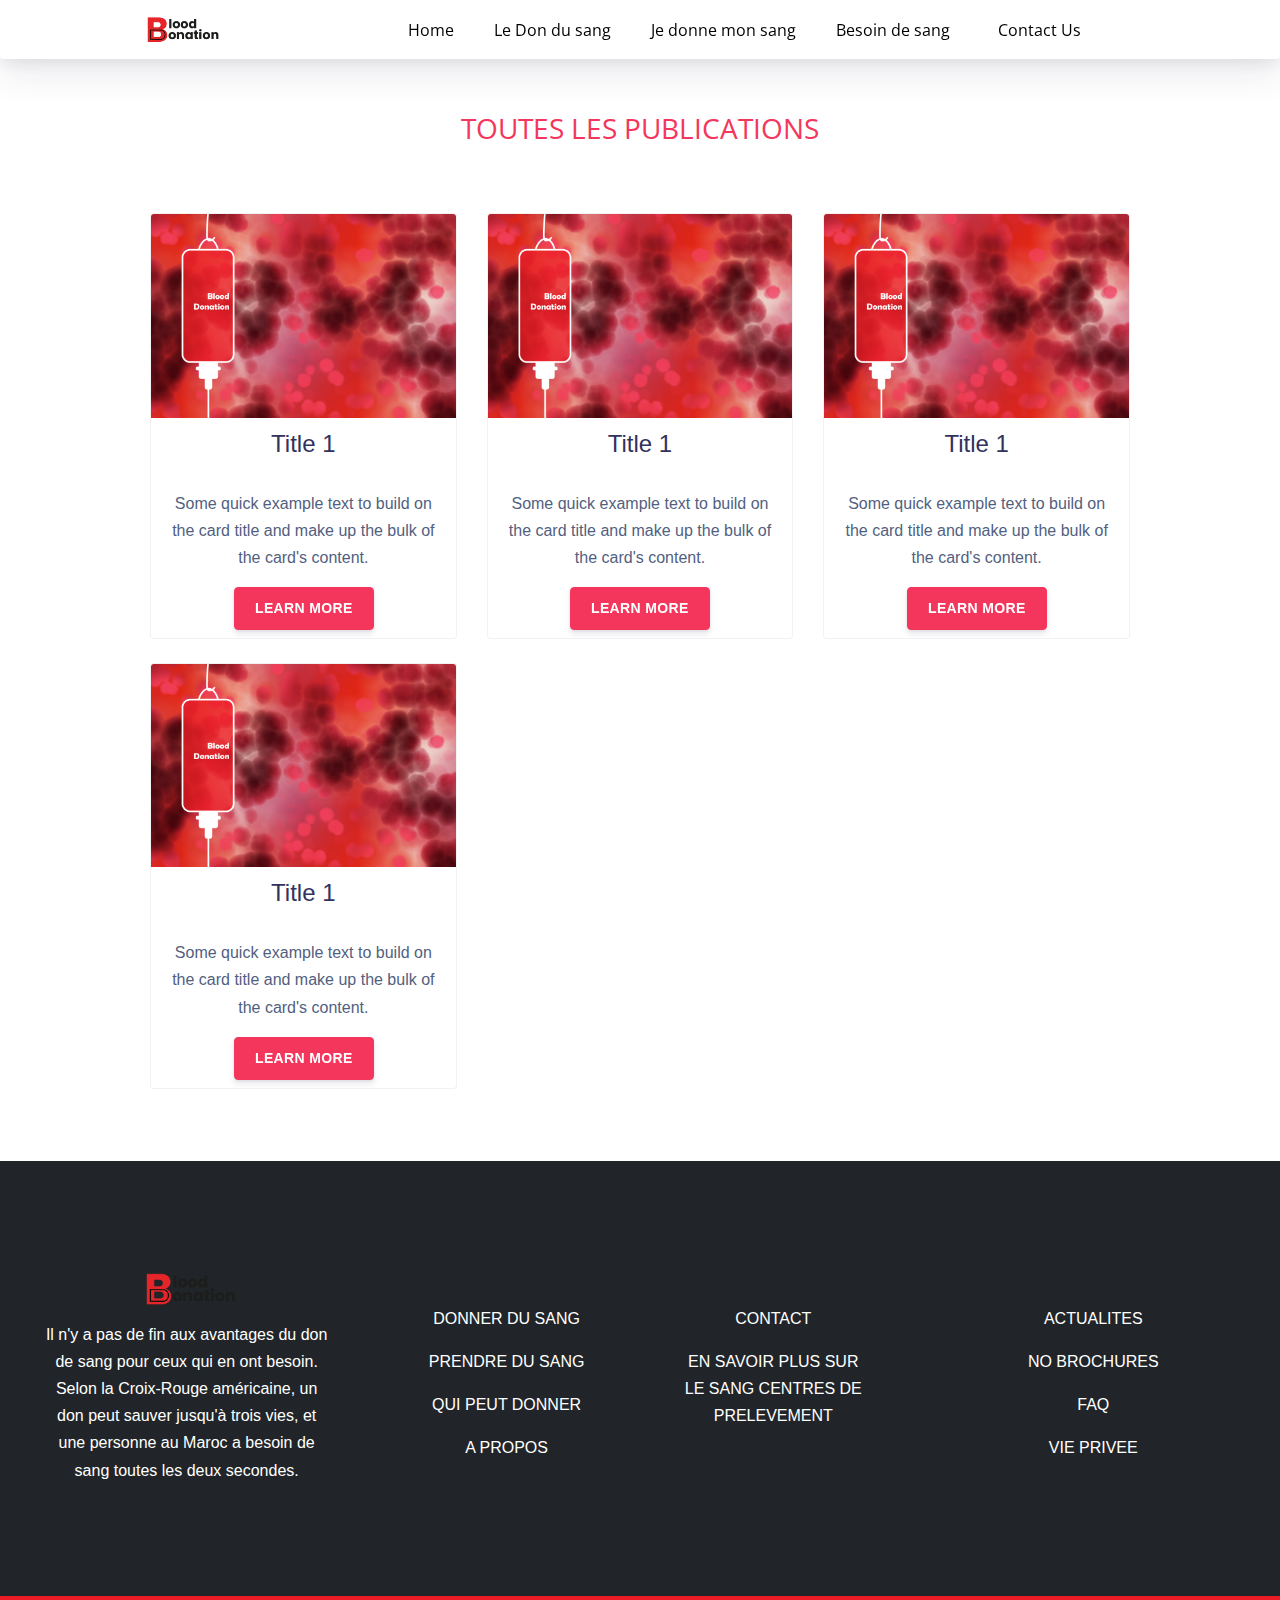
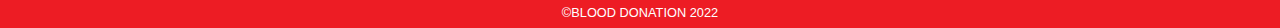
<file: publicationsDonnateur.html>
<!DOCTYPE html>
<html lang="en">

<head>
    <meta charset="utf-8" />
    <meta name="viewport" content="width=device-width, initial-scale=1, shrink-to-fit=no">
    <link rel="apple-touch-icon" sizes="76x76" href="./assets/img/apple-icon.png">
    <link rel="icon" type="image/png" href="./assets/img/favicon.png">
    <title>
        PUBLICATION
    </title>
    <!--     Fonts and icons     -->
    <link href="https://fonts.googleapis.com/css?family=Open+Sans:300,400,600,700" rel="stylesheet">
    <link href="https://use.fontawesome.com/releases/v5.0.6/css/all.css" rel="stylesheet">
    <!-- Nucleo Icons -->
    <link href="./assets/css/nucleo-icons.css" rel="stylesheet" />
    <link href="./assets/css/nucleo-svg.css" rel="stylesheet" />
    <!-- Font Awesome Icons -->
    <link href="./assets/css/font-awesome.css" rel="stylesheet" />
    <link href="./assets/css/nucleo-svg.css" rel="stylesheet" />
    <!-- CSS Files -->
    <link href="./assets/css/argon-design-system.css?v=1.2.2" rel="stylesheet" />
    <link rel="stylesheet" href="style.css">
    <!-- link animate css  -->
    <link rel="stylesheet" href="https://cdnjs.cloudflare.com/ajax/libs/animate.css/4.1.1/animate.min.css" />
</head>

<body class="index-page">
    <!-- start navbar -->
    <nav class="navbar  navbar-fixed-top navbar-expand-lg  shadow  bg-body rounded py-1" style="backdrop-filter: blur(14px);">
        <div class="container">
            <img src="logo.png" alt="le logo" class="logo-navbar">
            <button class="navbar-toggler" type="button" data-toggle="collapse" data-target="#navbar-info" aria-controls="navbar-info" aria-expanded="false" aria-label="Toggle navigation">
            <span class="navbar-toggler-icon"></span>
          </button>
            <div class="collapse navbar-collapse" id="navbar-info">
                <div class="navbar-collapse-header">
                    <div class="row">
                        <div class="col-6 collapse-brand">
                            <a href="#">
                                <img src="logo.png">
                            </a>
                        </div>
                        <div class="col-6 collapse-close">
                            <button type="button" class="navbar-toggler" data-toggle="collapse" data-target="#navbar-info" aria-controls="navbar-info" aria-expanded="false" aria-label="Toggle navigation">
                    <span></span>
                    <span></span>
                  </button>
                        </div>
                    </div>
                </div>
                <ul class="navbar-nav ml-auto">
                    <li class="nav-item">
                        <a href="#" class="nav-link nav-link-icon  nav-link-hover">Home</a>
                    </li>
                    <li class="nav-item">
                        <a href="#" class="nav-link nav-link-icon  ml-3 nav-link-hover">Le Don du sang</a>
                    </li>
                    <li class="nav-item">
                        <a href="#" class="nav-link nav-link-icon  ml-3 nav-link-hover">Je donne mon sang</a>
                    </li>
                    <li class="nav-item">
                        <a href="#" class="nav-link nav-link-icon  ml-3 mr-3 nav-link-hover">Besoin de sang</a>
                    </li>
                    <li class="nav-item">
                        <a href="#" class="nav-link nav-link-icon  ml-2 mr-5 nav-link-hover">Contact Us</a>
                    </li>

                </ul>
            </div>
        </div>
    </nav>
    <!-- end nav -->


    <h3 class="text-danger text-center py-5">TOUTES LES PUBLICATIONS</h3>
    <div class="row container mt-3 " style="margin: 0 auto;">
        <div class="col-md-4 mb-4 ">
            <div class="card text-center">
                <img class="card-img-top" src="/images/blood-donation-gcf342b6f5_1920.jpg" alt="Card image cap">
                <div class="card-block">
                    <h4 class="card-title py-2">Title 1</h4>
                    <p class="card-text px-3">Some quick example text to build on the card title and make up the bulk of the card's content.</p>
                    <a href="http://v4-alpha.getbootstrap.com/components/card/" class="btn btn-danger mb-2">Learn More</a>
                </div>
            </div>
        </div>

        <div class="col-md-4 mb-4 ">
            <div class="card text-center">
                <img class="card-img-top" src="/images/blood-donation-gcf342b6f5_1920.jpg" alt="Card image cap">
                <div class="card-block">
                    <h4 class="card-title py-2">Title 1</h4>
                    <p class="card-text px-3">Some quick example text to build on the card title and make up the bulk of the card's content.</p>
                    <a href="http://v4-alpha.getbootstrap.com/components/card/" class="btn btn-danger mb-2">Learn More</a>
                </div>
            </div>
        </div>


        <div class="col-md-4 mb-4 ">
            <div class="card text-center">
                <img class="card-img-top" src="/images/blood-donation-gcf342b6f5_1920.jpg" alt="Card image cap">
                <div class="card-block">
                    <h4 class="card-title py-2">Title 1</h4>
                    <p class="card-text px-3">Some quick example text to build on the card title and make up the bulk of the card's content.</p>
                    <a href="http://v4-alpha.getbootstrap.com/components/card/" class="btn btn-danger mb-2">Learn More</a>
                </div>
            </div>
        </div>

        <div class="col-md-4 mb-4 ">
            <div class="card text-center">
                <img class="card-img-top" src="/images/blood-donation-gcf342b6f5_1920.jpg" alt="Card image cap">
                <div class="card-block">
                    <h4 class="card-title py-2">Title 1</h4>
                    <p class="card-text px-3">Some quick example text to build on the card title and make up the bulk of the card's content.</p>
                    <a href="http://v4-alpha.getbootstrap.com/components/card/" class="btn btn-danger mb-2">Learn More</a>
                </div>
            </div>
        </div>
    </div>


    <!-- --------------------------footer---------------------------- -->
    <!-- Section: Links  -->
    <section>
        <div class="container-fluid text-center text-md-start mt-5 bg-dark py-5 ">
            <!-- Grid row -->
            <div class="row mt-5 ">
                <!-- Grid column -->
                <div class="col-md-3 col-lg-4 col-xl-3 mx-auto mb-5 ">
                    <!-- Content -->
                    <img src="logo.png " style="width: 112px; " alt=" ">
                    <p class="text-white ">
                        Il n'y a pas de fin aux avantages du don de sang pour ceux qui en ont besoin. Selon la Croix-Rouge américaine, un don peut sauver jusqu'à trois vies, et une personne au Maroc a besoin de sang toutes les deux secondes. </p>
                </div>
                <!-- Grid column -->

                <!-- Grid column -->
                <div class="col-md-2 col-lg-2 col-xl-2 mx-auto mt-5 ">
                    <!-- Links -->
                    <p>
                        <a href="#! " class="text-white ">DONNER DU SANG</a>
                    </p>
                    <p>
                        <a href="#! " class="text-white ">PRENDRE DU SANG</a>
                    </p>
                    <p>
                        <a href="#! " class="text-white ">QUI PEUT DONNER</a>
                    </p>
                    <p>
                        <a href="#! " class="text-white ">A PROPOS</a>
                    </p>
                </div>
                <!-- Grid column -->

                <!-- Grid column -->
                <div class="col-md-3 col-lg-2 col-xl-2 mx-auto mb-4 mt-5 ">
                    <!-- Links -->
                    <p>
                        <a href="#! " class="text-white ">CONTACT</a>
                    </p>
                    <p>
                        <a href="#! " class="text-white ">EN SAVOIR PLUS SUR LE SANG
                            CENTRES DE PRELEVEMENT</a>
                    </p>
                </div>
                <!-- Grid column -->

                <!-- Grid column -->
                <div class="col-md-4 col-lg-3 col-xl-3 mx-auto mb-md-0 mb-4 mt-5 ">
                    <!-- Links -->
                    <p class="text-white ">ACTUALITES</p>
                    <p class="text-white "> NO BROCHURES</p>
                    <p class="text-white "> FAQ</p>
                    <p class="text-white ">VIE PRIVEE</p>
                </div>
                <!-- Grid column -->
            </div>
            <!-- Grid row -->
        </div>
    </section>
    <!-- Section: Links  -->

    <!-- Copyright -->
    <div class="text-center p-1 " style="background-color:var(--Rouge); ">
        <small class="text-uppercase text-white ">©Blood Donation 2022</small>
    </div>
    <!-- Copyright -->
    </footer>
    <!-- Footer -->
</body>
<!--   Core JS Files   -->
<script src="./assets/js/core/jquery.min.js " type="text/javascript "></script>
<script src="./assets/js/core/popper.min.js " type="text/javascript "></script>
<script src="./assets/js/core/bootstrap.min.js " type="text/javascript "></script>
<script src="./assets/js/plugins/perfect-scrollbar.jquery.min.js "></script>
<!--  Plugin for Switches, full documentation here: http://www.jque.re/plugins/version3/bootstrap.switch/ -->
<script src="./assets/js/plugins/bootstrap-switch.js "></script>
<!--  Plugin for the Sliders, full documentation here: http://refreshless.com/nouislider/ -->
<script src="./assets/js/plugins/nouislider.min.js " type="text/javascript "></script>
<script src="./assets/js/plugins/moment.min.js "></script>
<script src="./assets/js/plugins/datetimepicker.js " type="text/javascript "></script>
<script src="./assets/js/plugins/bootstrap-datepicker.min.js "></script>
<script src="main.js "></script>
</body>

</html>
</file>
<file: assets/css/nucleo-icons.css>
/*--------------------------------

hermes-dashboard-icons Web Font - built using nucleoapp.com
License - nucleoapp.com/license/

-------------------------------- */
@font-face {
  font-family: 'NucleoIcons';
  src: url('../fonts/nucleo-icons.eot');
  src: url('../fonts/nucleo-icons.eot') format('embedded-opentype'), url('../fonts/nucleo-icons.woff2') format('woff2'), url('../fonts/nucleo-icons.woff') format('woff'), url('../fonts/nucleo-icons.ttf') format('truetype'), url('../fonts/nucleo-icons.svg') format('svg');
  font-weight: normal;
  font-style: normal;
}

/*------------------------
    base class definition
-------------------------*/
.ni {
  display: inline-block;
  font: normal normal normal 14px/1 NucleoIcons;
  font-size: inherit;
  text-rendering: auto;
  -webkit-font-smoothing: antialiased;
  -moz-osx-font-smoothing: grayscale;
}

/*------------------------
  change icon size
-------------------------*/
.ni-lg {
  font-size: 1.33333333em;
  line-height: 0.75em;
  vertical-align: -15%;
}

.ni-2x {
  font-size: 2em;
}

.ni-3x {
  font-size: 3em;
}

.ni-4x {
  font-size: 4em;
}

.ni-5x {
  font-size: 5em;
}

/*----------------------------------
  add a square/circle background
-----------------------------------*/
.ni.square,
.ni.circle {
  padding: 0.33333333em;
  vertical-align: -16%;
  background-color: #eee;
}

.ni.circle {
  border-radius: 50%;
}

/*------------------------
  list icons
-------------------------*/
.ni-ul {
  padding-left: 0;
  margin-left: 2.14285714em;
  list-style-type: none;
}

.ni-ul>li {
  position: relative;
}

.ni-ul>li>.ni {
  position: absolute;
  left: -1.57142857em;
  top: 0.14285714em;
  text-align: center;
}

.ni-ul>li>.ni.lg {
  top: 0;
  left: -1.35714286em;
}

.ni-ul>li>.ni.circle,
.ni-ul>li>.ni.square {
  top: -0.19047619em;
  left: -1.9047619em;
}

/*------------------------
  spinning icons
-------------------------*/
.ni.spin {
  -webkit-animation: nc-spin 2s infinite linear;
  -moz-animation: nc-spin 2s infinite linear;
  animation: nc-spin 2s infinite linear;
}

@-webkit-keyframes nc-spin {
  0% {
    -webkit-transform: rotate(0deg);
  }

  100% {
    -webkit-transform: rotate(360deg);
  }
}

@-moz-keyframes nc-spin {
  0% {
    -moz-transform: rotate(0deg);
  }

  100% {
    -moz-transform: rotate(360deg);
  }
}

@keyframes nc-spin {
  0% {
    -webkit-transform: rotate(0deg);
    -moz-transform: rotate(0deg);
    -ms-transform: rotate(0deg);
    -o-transform: rotate(0deg);
    transform: rotate(0deg);
  }

  100% {
    -webkit-transform: rotate(360deg);
    -moz-transform: rotate(360deg);
    -ms-transform: rotate(360deg);
    -o-transform: rotate(360deg);
    transform: rotate(360deg);
  }
}

/*------------------------
  rotated/flipped icons
-------------------------*/
.ni.rotate-90 {
  filter: progid:DXImageTransform.Microsoft.BasicImage(rotation=1);
  -webkit-transform: rotate(90deg);
  -moz-transform: rotate(90deg);
  -ms-transform: rotate(90deg);
  -o-transform: rotate(90deg);
  transform: rotate(90deg);
}

.ni.rotate-180 {
  filter: progid:DXImageTransform.Microsoft.BasicImage(rotation=2);
  -webkit-transform: rotate(180deg);
  -moz-transform: rotate(180deg);
  -ms-transform: rotate(180deg);
  -o-transform: rotate(180deg);
  transform: rotate(180deg);
}

.ni.rotate-270 {
  filter: progid:DXImageTransform.Microsoft.BasicImage(rotation=3);
  -webkit-transform: rotate(270deg);
  -moz-transform: rotate(270deg);
  -ms-transform: rotate(270deg);
  -o-transform: rotate(270deg);
  transform: rotate(270deg);
}

.ni.flip-y {
  filter: progid:DXImageTransform.Microsoft.BasicImage(rotation=0);
  -webkit-transform: scale(-1, 1);
  -moz-transform: scale(-1, 1);
  -ms-transform: scale(-1, 1);
  -o-transform: scale(-1, 1);
  transform: scale(-1, 1);
}

.ni.flip-x {
  filter: progid:DXImageTransform.Microsoft.BasicImage(rotation=2);
  -webkit-transform: scale(1, -1);
  -moz-transform: scale(1, -1);
  -ms-transform: scale(1, -1);
  -o-transform: scale(1, -1);
  transform: scale(1, -1);
}

/*------------------------
    font icons
-------------------------*/

.ni-active-40::before {
  content: "\ea02";
}

.ni-air-baloon::before {
  content: "\ea03";
}

.ni-album-2::before {
  content: "\ea04";
}

.ni-align-center::before {
  content: "\ea05";
}

.ni-align-left-2::before {
  content: "\ea06";
}

.ni-ambulance::before {
  content: "\ea07";
}

.ni-app::before {
  content: "\ea08";
}

.ni-archive-2::before {
  content: "\ea09";
}

.ni-atom::before {
  content: "\ea0a";
}

.ni-badge::before {
  content: "\ea0b";
}

.ni-bag-17::before {
  content: "\ea0c";
}

.ni-basket::before {
  content: "\ea0d";
}

.ni-bell-55::before {
  content: "\ea0e";
}

.ni-bold-down::before {
  content: "\ea0f";
}

.ni-bold-left::before {
  content: "\ea10";
}

.ni-bold-right::before {
  content: "\ea11";
}

.ni-bold-up::before {
  content: "\ea12";
}

.ni-bold::before {
  content: "\ea13";
}

.ni-book-bookmark::before {
  content: "\ea14";
}

.ni-books::before {
  content: "\ea15";
}

.ni-box-2::before {
  content: "\ea16";
}

.ni-briefcase-24::before {
  content: "\ea17";
}

.ni-building::before {
  content: "\ea18";
}

.ni-bulb-61::before {
  content: "\ea19";
}

.ni-bullet-list-67::before {
  content: "\ea1a";
}

.ni-bus-front-12::before {
  content: "\ea1b";
}

.ni-button-pause::before {
  content: "\ea1c";
}

.ni-button-play::before {
  content: "\ea1d";
}

.ni-button-power::before {
  content: "\ea1e";
}

.ni-calendar-grid-58::before {
  content: "\ea1f";
}

.ni-camera-compact::before {
  content: "\ea20";
}

.ni-caps-small::before {
  content: "\ea21";
}

.ni-cart::before {
  content: "\ea22";
}

.ni-chart-bar-32::before {
  content: "\ea23";
}

.ni-chart-pie-35::before {
  content: "\ea24";
}

.ni-chat-round::before {
  content: "\ea25";
}

.ni-check-bold::before {
  content: "\ea26";
}

.ni-circle-08::before {
  content: "\ea27";
}

.ni-cloud-download-95::before {
  content: "\ea28";
}

.ni-cloud-upload-96::before {
  content: "\ea29";
}

.ni-compass-04::before {
  content: "\ea2a";
}

.ni-controller::before {
  content: "\ea2b";
}

.ni-credit-card::before {
  content: "\ea2c";
}

.ni-curved-next::before {
  content: "\ea2d";
}

.ni-delivery-fast::before {
  content: "\ea2e";
}

.ni-diamond::before {
  content: "\ea2f";
}

.ni-email-83::before {
  content: "\ea30";
}

.ni-fat-add::before {
  content: "\ea31";
}

.ni-fat-delete::before {
  content: "\ea32";
}

.ni-fat-remove::before {
  content: "\ea33";
}

.ni-favourite-28::before {
  content: "\ea34";
}

.ni-folder-17::before {
  content: "\ea35";
}

.ni-glasses-2::before {
  content: "\ea36";
}

.ni-hat-3::before {
  content: "\ea37";
}

.ni-headphones::before {
  content: "\ea38";
}

.ni-html5::before {
  content: "\ea39";
}

.ni-istanbul::before {
  content: "\ea3a";
}

.ni-key-25::before {
  content: "\ea3b";
}

.ni-laptop::before {
  content: "\ea3c";
}

.ni-like-2::before {
  content: "\ea3d";
}

.ni-lock-circle-open::before {
  content: "\ea3e";
}

.ni-map-big::before {
  content: "\ea3f";
}

.ni-mobile-button::before {
  content: "\ea40";
}

.ni-money-coins::before {
  content: "\ea41";
}

.ni-note-03::before {
  content: "\ea42";
}

.ni-notification-70::before {
  content: "\ea43";
}

.ni-palette::before {
  content: "\ea44";
}

.ni-paper-diploma::before {
  content: "\ea45";
}

.ni-pin-3::before {
  content: "\ea46";
}

.ni-planet::before {
  content: "\ea47";
}

.ni-ruler-pencil::before {
  content: "\ea48";
}

.ni-satisfied::before {
  content: "\ea49";
}

.ni-scissors::before {
  content: "\ea4a";
}

.ni-send::before {
  content: "\ea4b";
}

.ni-settings-gear-65::before {
  content: "\ea4c";
}

.ni-settings::before {
  content: "\ea4d";
}

.ni-single-02::before {
  content: "\ea4e";
}

.ni-single-copy-04::before {
  content: "\ea4f";
}

.ni-sound-wave::before {
  content: "\ea50";
}

.ni-spaceship::before {
  content: "\ea51";
}

.ni-square-pin::before {
  content: "\ea52";
}

.ni-support-16::before {
  content: "\ea53";
}

.ni-tablet-button::before {
  content: "\ea54";
}

.ni-tag::before {
  content: "\ea55";
}

.ni-tie-bow::before {
  content: "\ea56";
}

.ni-time-alarm::before {
  content: "\ea57";
}

.ni-trophy::before {
  content: "\ea58";
}

.ni-tv-2::before {
  content: "\ea59";
}

.ni-umbrella-13::before {
  content: "\ea5a";
}

.ni-user-run::before {
  content: "\ea5b";
}

.ni-vector::before {
  content: "\ea5c";
}

.ni-watch-time::before {
  content: "\ea5d";
}

.ni-world::before {
  content: "\ea5e";
}

.ni-zoom-split-in::before {
  content: "\ea5f";
}

.ni-collection::before {
  content: "\ea60";
}

.ni-image::before {
  content: "\ea61";
}

.ni-shop::before {
  content: "\ea62";
}

.ni-ungroup::before {
  content: "\ea63";
}

.ni-world-2::before {
  content: "\ea64";
}

.ni-ui-04::before {
  content: "\ea65";
}


/* all icon font classes list here */
</file>
<file: assets/css/nucleo-svg.css>
/* Generated using nucleoapp.com */
/* --------------------------------

Icon colors

-------------------------------- */

.icon {
  display: inline-block;
  /* icon primary color */
  color: #111111;
  height: 1em;
  width: 1em;
}

.icon use {
  /* icon secondary color - fill */
  fill: #7ea6f6;
}

.icon.icon-outline use {
  /* icon secondary color - stroke */
  stroke: #7ea6f6;
}

/* --------------------------------

Change icon size

-------------------------------- */

.icon-xs {
  height: 0.5em;
  width: 0.5em;
}

.icon-sm {
  height: 0.8em;
  width: 0.8em;
}

.icon-lg {
  height: 1.6em;
  width: 1.6em;
}

.icon-xl {
  height: 2em;
  width: 2em;
}

/* -------------------------------- 

Align icon and text 

-------------------------------- */

.icon-text-aligner {
  /* add this class to parent element that contains icon + text */
  display: flex;
  align-items: center;
}

.icon-text-aligner .icon {
  color: inherit;
  margin-right: 0.4em;
}

.icon-text-aligner .icon use {
  color: inherit;
  fill: currentColor;
}

.icon-text-aligner .icon.icon-outline use {
  stroke: currentColor;
}

/* -------------------------------- 

Icon reset values - used to enable color customizations

-------------------------------- */

.icon {
  fill: currentColor;
  stroke: none;
}

.icon.icon-outline {
  fill: none;
  stroke: currentColor;
}

.icon use {
  stroke: none;
}

.icon.icon-outline use {
  fill: none;
}

/* -------------------------------- 

Stroke effects - Nucleo outline icons

- 16px icons -> up to 1px stroke (16px outline icons do not support stroke changes)
- 24px, 32px icons -> up to 2px stroke
- 48px, 64px icons -> up to 4px stroke

-------------------------------- */

.icon-outline.icon-stroke-1 {
  stroke-width: 1px;
}

.icon-outline.icon-stroke-2 {
  stroke-width: 2px;
}

.icon-outline.icon-stroke-3 {
  stroke-width: 3px;
}

.icon-outline.icon-stroke-4 {
  stroke-width: 4px;
}

.icon-outline.icon-stroke-1 use,
.icon-outline.icon-stroke-3 use {
  -webkit-transform: translateX(0.5px) translateY(0.5px);
  -moz-transform: translateX(0.5px) translateY(0.5px);
  -ms-transform: translateX(0.5px) translateY(0.5px);
  -o-transform: translateX(0.5px) translateY(0.5px);
  transform: translateX(0.5px) translateY(0.5px);
}
</file>
<file: style.css>
:root {
                                                                                                                                                                                                                                                 --Rouge: #ED1C24;
                                                                                                                                                                                                                                             }
                                                                                                                                                                                                                                             
                                                                                                                                                                                                                                             * {
                                                                                                                                                                                                                                                 font-family: 'Poppins', sans-serif;
                                                                                                                                                                                                                                             }
                                                                                                                                                                                                                                             
                                                                                                                                                                                                                                             @import url('ttps://fonts.googleapis.com/css2?family=Poppins:ital,wght@0,100;0,200;0,300;0,400;0,500;0,600;0,700;0,800;0,900;1,100;1,200;1,300;1,400;1,500;1,600;1,700;1,800;1,900&display=swap');
                                                                                                                                                                                                                                             .logo-navbar {
                                                                                                                                                                                                                                                 width: 90px;
                                                                                                                                                                                                                                             }
                                                                                                                                                                                                                                             
                                                                                                                                                                                                                                             .first-title-index {
                                                                                                                                                                                                                                                 color: var(--Rouge);
                                                                                                                                                                                                                                             }
                                                                                                                                                                                                                                             
                                                                                                                                                                                                                                             .button-index-r {
                                                                                                                                                                                                                                                 background-color: var(--Rouge);
                                                                                                                                                                                                                                                 color: white;
                                                                                                                                                                                                                                             }
                                                                                                                                                                                                                                             
                                                                                                                                                                                                                                             .button-index-b {
                                                                                                                                                                                                                                                 background-color: white !important;
                                                                                                                                                                                                                                                 border: 1px solid var(--Rouge);
                                                                                                                                                                                                                                                 color: var(--Rouge);
                                                                                                                                                                                                                                             }
                                                                                                                                                                                                                                             
                                                                                                                                                                                                                                             .nav-link {
                                                                                                                                                                                                                                                 color: black;
                                                                                                                                                                                                                                                 padding: 2px !important;
                                                                                                                                                                                                                                             }
                                                                                                                                                                                                                                             
                                                                                                                                                                                                                                             .nav-link-hover:hover {
                                                                                                                                                                                                                                                 /* text-decoration: underline var(--Rouge);
                                                                            color: var(--Rouge); */
                                                                                                                                                                                                                                                 color: white;
                                                                                                                                                                                                                                                 background-color: var(--Rouge);
                                                                                                                                                                                                                                             }
                                                                                                                                                                                                                                             /* .first-card {
                                                                                                                                      width: 23%;
                                                                                                                                      height: 267px;
                                                                                                                                      border-radius: 5px;
                                                                                                                                  } */
                                                                                                                                                                                                                                             
                                                                                                                                                                                                                                             .card-back {
                                                                                                                                                                                                                                                 background-color: rgba(246, 227, 227, 0.15);
                                                                                                                                                                                                                                             }
                                                                                                                                                                                                                                             
                                                                                                                                                                                                                                             .svg-cards {
                                                                                                                                                                                                                                                 width: 60px;
                                                                                                                                                                                                                                             }
                                                                                                                                                                                                                                             
                                                                                                                                                                                                                                             .bg-color {
                                                                                                                                                                                                                                                 background-color: #F6E3E3;
                                                                                                                                                                                                                                             }
                                                                                                                                                                                                                                             
                                                                                                                                                                                                                                             .cards {
                                                                                                                                                                                                                                                 border: 1px var(--Rouge)solid;
                                                                                                                                                                                                                                             }
                                                                                                                                                                                                                                             
                                                                                                                                                                                                                                             .button-d-card {
                                                                                                                                                                                                                                                 background-color: var(--Rouge);
                                                                                                                                                                                                                                                 color: white;
                                                                                                                                                                                                                                             }
                                                                                                                                                                                                                                             
                                                                                                                                                                                                                                             .footer {
                                                                                                                                                                                                                                                 height: 400px;
                                                                                                                                                                                                                                                 background-color: black;
                                                                                                                                                                                                                                             }
                                                                                                                                                                                                                                             
                                                                                                                                                                                                                                             .footer-r {
                                                                                                                                                                                                                                                 height: 40px;
                                                                                                                                                                                                                                                 background-color: var(--Rouge);
                                                                                                                                                                                                                                             }
                                                                                                                                                                                                                                             
                                                                                                                                                                                                                                             .first-card {
                                                                                                                                                                                                                                                 margin: 0px !important;
                                                                                                                                                                                                                                             }
                                                                                                                                                                                                                                             
                                                                                                                                                                                                                                             .card {
                                                                                                                                                                                                                                                 padding: 0px !important;
                                                                                                                                                                                                                                             }
                                                                                                                                                                                                                                             
                                                                                                                                                                                                                                             .navbar-fixed-top {
                                                                                                                                                                                                                                                 top: 0;
                                                                                                                                                                                                                                                 position: sticky;
                                                                                                                                                                                                                                                 z-index: 1;
                                                                                                                                                                                                                                             }
                                                                                                                                                                                                                                             /* Patient page */
                                                                                                                                                                                                                                             
                                                                                                                                                                                                                                             .buttons-align {
                                                                                                                                                                                                                                                 margin: 0 auto;
                                                                                                                                                                                                                                             }
                                                                                                                                                                                                                                             
                                                                                                                                                                                                                                             .overflow-hidden {
                                                                                                                                                                                                                                                 overflow: hidden;
                                                                                                                                                                                                                                             }
                                                                                                                                                                                                                                             
                                                                                                                                                                                                                                             .position {
                                                                                                                                                                                                                                                 position: relative;
                                                                                                                                                                                                                                             }
                                                                                                                                                                                                                                             
                                                                                                                                                                                                                                             .position-a {
                                                                                                                                                                                                                                                 position: absolute;
                                                                                                                                                                                                                                                 top: 50%;
                                                                                                                                                                                                                                                 transform: translateY(-50%);
                                                                                                                                                                                                                                             }
                                                                                                                                                                                                                                             
                                                                                                                                                                                                                                             .position input {
                                                                                                                                                                                                                                                 padding-right: 50px;
                                                                                                                                                                                                                                             }
                                                                                                                                                                                                                                             
                                                                                                                                                                                                                                             .first-card {
                                                                                                                                                                                                                                                 margin-top: 5% !important;
                                                                                                                                                                                                                                             }
                                                                                                                                                                                                                                             
                                                                                                                                                                                                                                             .side-hover:hover {
                                                                                                                                                                                                                                                 background-color: red;
                                                                                                                                                                                                                                             }
</file>
